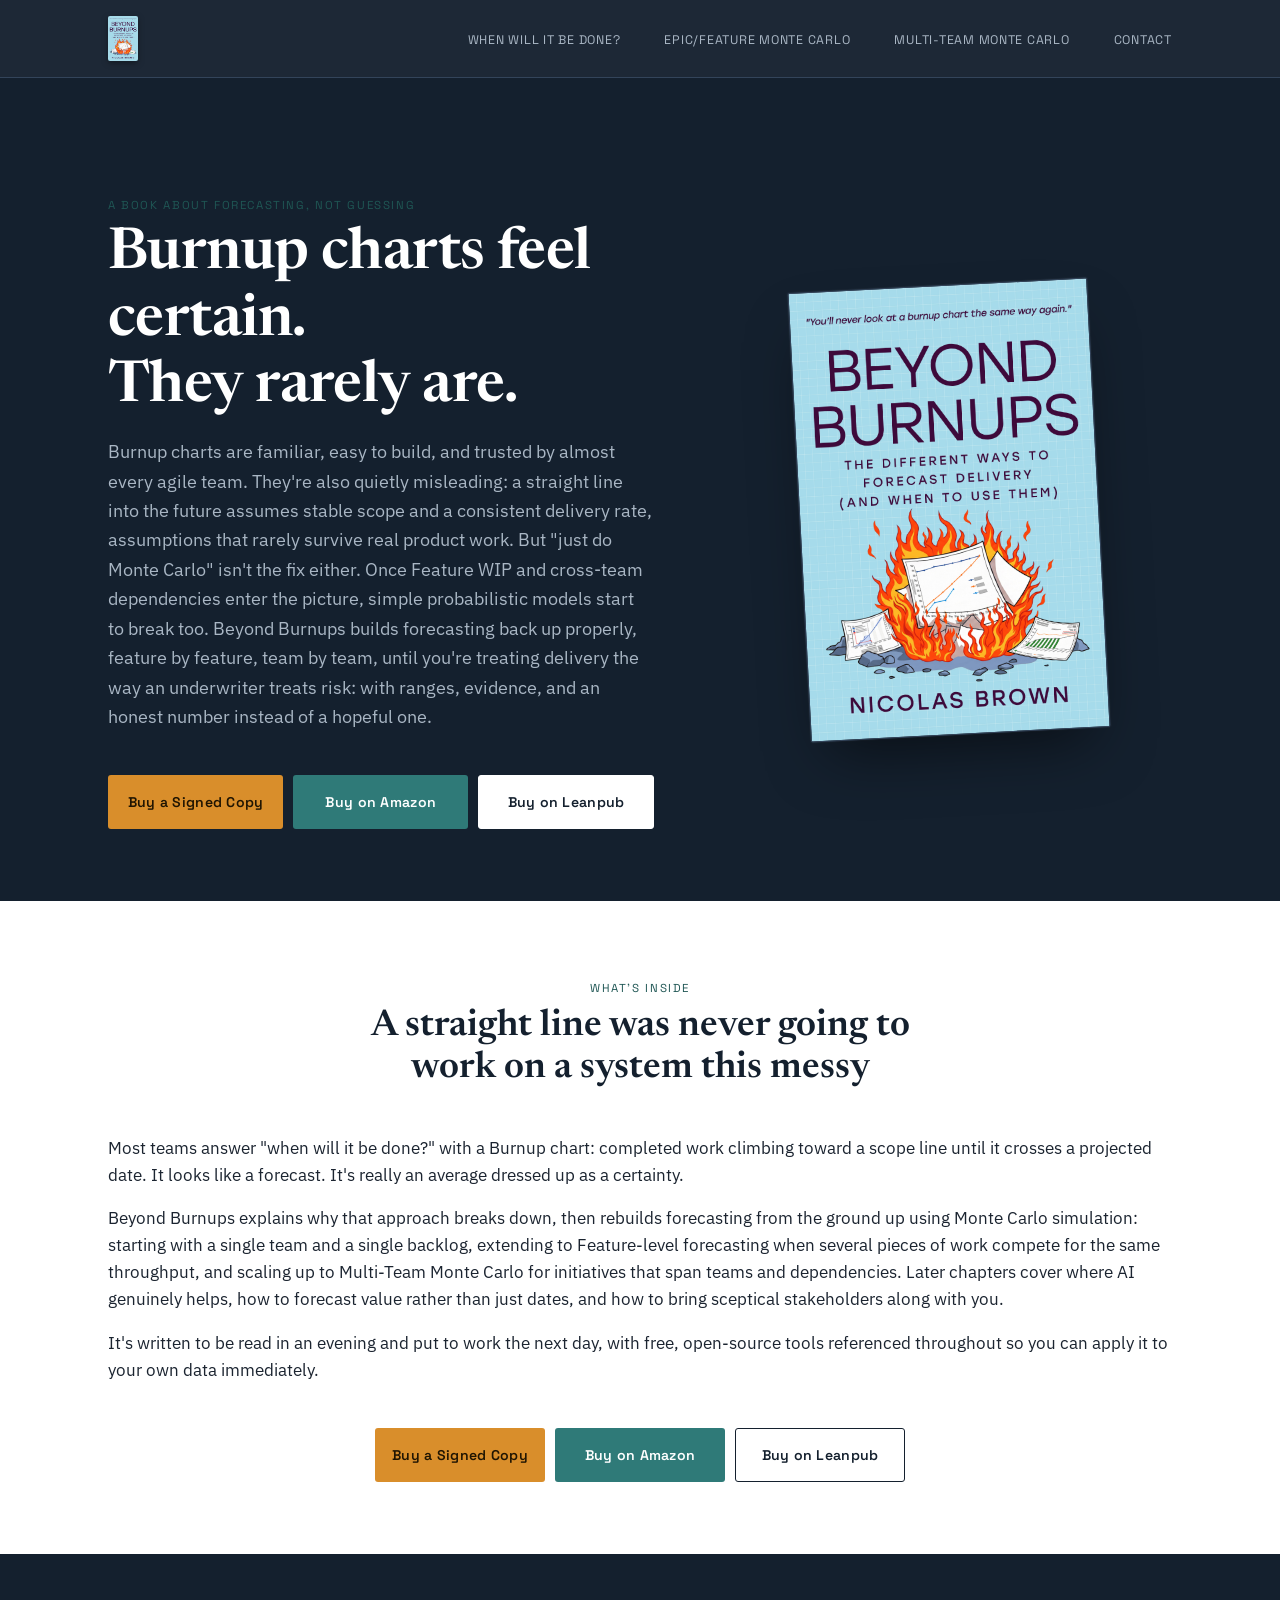
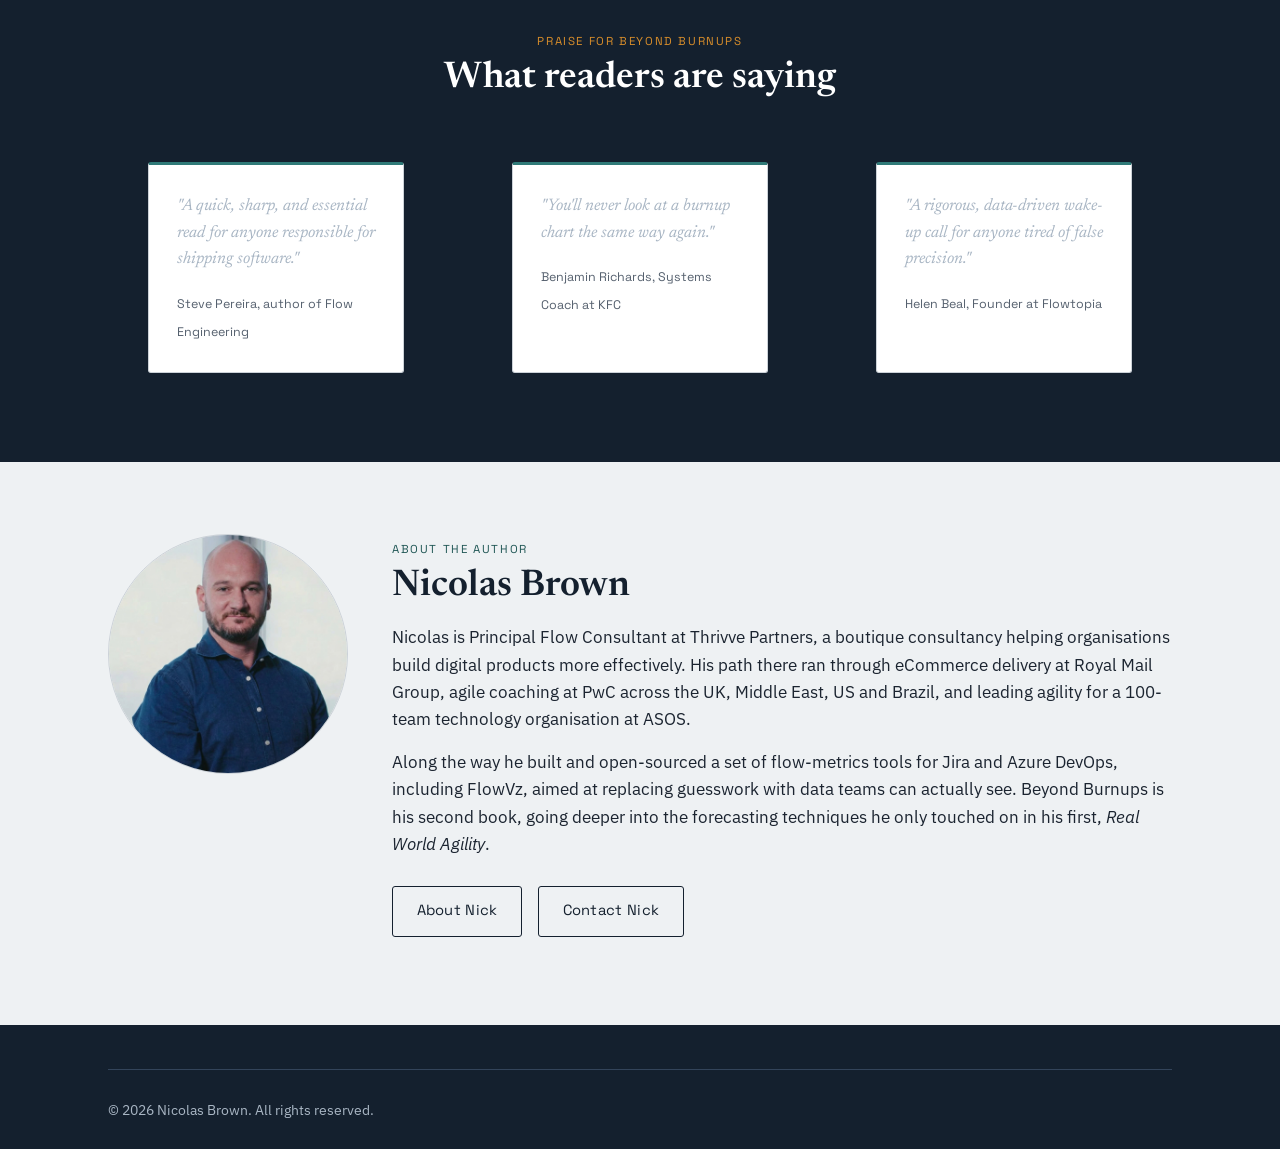
<file: index.html>
<!DOCTYPE html>
<html lang="en">
<head>
<meta charset="UTF-8">
<meta name="viewport" content="width=device-width, initial-scale=1.0">
<title>Beyond Burnups, Nicolas Brown | A better way to forecast delivery</title>
<meta name="description" content="Why Burnup charts mislead, why 'just do Monte Carlo' isn't the fix either, and how to forecast delivery properly across features, teams, and dependencies.">
<link rel="canonical" href="https://beyondburnups.com/">

<!-- Open Graph -->
<meta property="og:type" content="website">
<meta property="og:title" content="Beyond Burnups, A better way to forecast delivery">
<meta property="og:description" content="Why Burnup charts mislead, why 'just do Monte Carlo' isn't the fix either, and how to forecast delivery properly across features, teams, and dependencies.">
<meta property="og:url" content="https://beyondburnups.com/">
<meta property="og:image" content="https://beyondburnups.com/images/og-image.jpg">
<meta property="og:site_name" content="Beyond Burnups">

<!-- Twitter -->
<meta name="twitter:card" content="summary_large_image">
<meta name="twitter:title" content="Beyond Burnups, A better way to forecast delivery">
<meta name="twitter:description" content="Why Burnup charts mislead, and why 'just do Monte Carlo' isn't the fix either.">
<meta name="twitter:image" content="https://beyondburnups.com/images/og-image.jpg">

<link rel="icon" type="image/svg+xml" href="/images/favicon.svg">
<link rel="apple-touch-icon" href="/images/favicon.svg">
<link rel="preconnect" href="https://fonts.googleapis.com">
<link rel="preconnect" href="https://fonts.gstatic.com" crossorigin>
<link href="https://fonts.googleapis.com/css2?family=Newsreader:ital,wght@0,500;0,600;1,500&family=IBM+Plex+Sans:wght@400;500;600&family=Space+Grotesk:wght@400;500;600&display=swap" rel="stylesheet">
<link rel="stylesheet" href="/css/style.css">

<style>
/* Homepage purchase buttons */
.hero-actions {
  display: grid;
  grid-template-columns: repeat(3, minmax(0, 1fr));
  gap: 10px;
  width: 100%;
}

.hero-actions .btn {
  display: flex;
  align-items: center;
  justify-content: center;
  min-height: 54px;
  padding: 12px 8px;
  font-size: 0.88rem;
  font-weight: 600;
  text-align: center;
  white-space: nowrap;
}

.btn-white {
  background: #ffffff;
  color: #14202e;
  border: 1px solid #ffffff;
  font-weight: 600;
}

.btn-white:hover {
  background: #e8edf0;
  color: #14202e;
  border-color: #e8edf0;
}

/* Buttons in the second purchase section */
.purchase-actions {
  display: flex;
  justify-content: center;
  flex-wrap: wrap;
  gap: 10px;
  margin-top: var(--space-4);
}

.purchase-actions .btn {
  display: flex;
  align-items: center;
  justify-content: center;
  min-width: 170px;
  min-height: 54px;
  padding: 12px 16px;
  font-size: 0.88rem;
  font-weight: 600;
  text-align: center;
}

/* Responsive purchase buttons */
@media (max-width: 600px) {
  .hero-actions {
    grid-template-columns: 1fr;
  }

  .hero-actions .btn,
  .purchase-actions .btn {
    width: 100%;
    min-height: 54px;
  }

  .purchase-actions {
    flex-direction: column;
  }
}
</style>
</head>
<body>

<header class="site-header">
  <nav class="nav-bar" aria-label="Primary">
    <a href="/" class="brand" aria-label="Beyond Burnups, home">
      <img src="/images/cover.jpg" alt="" class="brand-cover">
    </a>
    <button class="nav-toggle" aria-label="Toggle navigation" aria-expanded="false">
      <svg viewBox="0 0 24 24" fill="none" stroke="currentColor" stroke-width="2" stroke-linecap="round"><line x1="3" y1="6" x2="21" y2="6"/><line x1="3" y1="12" x2="21" y2="12"/><line x1="3" y1="18" x2="21" y2="18"/></svg>
    </button>
    <ul class="nav-links">
      <li><a href="/when-will-it-be-done.html">When Will It Be Done?</a></li>
      <li><a href="/feature-monte-carlo.html">Epic/Feature Monte Carlo</a></li>
      <li><a href="/multi-team-monte-carlo.html">Multi-team Monte Carlo</a></li>
      <li><a href="/contact.html">Contact</a></li>
    </ul>
  </nav>
</header>

<main>

  <!-- ============ HERO ============ -->
  <section class="hero">
    <div class="container hero-grid">
      <div>
        <p class="eyebrow">A book about forecasting, not guessing</p>
        <h1>Burnup charts feel certain.<br>They rarely are.</h1>
        <p class="lede">Burnup charts are familiar, easy to build, and trusted by almost every agile team. They're also quietly misleading: a straight line into the future assumes stable scope and a consistent delivery rate, assumptions that rarely survive real product work. But "just do Monte Carlo" isn't the fix either. Once Feature WIP and cross-team dependencies enter the picture, simple probabilistic models start to break too. Beyond Burnups builds forecasting back up properly, feature by feature, team by team, until you're treating delivery the way an underwriter treats risk: with ranges, evidence, and an honest number instead of a hopeful one.</p>

        <div class="hero-actions">
          <a href="https://buy.stripe.com/14A8wPcKLcDVboR1ERbo400"
             class="btn btn-primary"
             target="_blank"
             rel="noopener noreferrer">
            Buy a Signed Copy
          </a>
          <a href="https://mybook.to/beyondburnups"
             class="btn btn-teal"
             target="_blank"
             rel="noopener">
            Buy on Amazon
          </a>
          <a href="https://leanpub.com/beyondburnups"
             class="btn btn-white"
             target="_blank"
             rel="noopener">
            Buy on Leanpub
          </a>
        </div>
      </div>

      <div class="hero-cover-wrap">
        <div class="cover-frame">
          <img src="/images/cover.jpg" alt="Beyond Burnups book cover" onerror="this.style.display='none'; this.nextElementSibling.style.display='block';">
          <p class="cover-placeholder" style="display:none;">[REPLACE: /images/cover.jpg]<br>Book cover, 2:3 ratio<br>e.g. 600 × 900px</p>
        </div>
      </div>
    </div>
  </section>

  <!-- ============ BLURB ============ -->
  <section class="section raised">
    <div class="container">
      <div class="section-head">
        <p class="eyebrow">What's inside</p>
        <h2>A straight line was never going to work on a system this messy</h2>
      </div>
      <p>Most teams answer "when will it be done?" with a Burnup chart: completed work climbing toward a scope line until it crosses a projected date. It looks like a forecast. It's really an average dressed up as a certainty.</p>
      <p>Beyond Burnups explains why that approach breaks down, then rebuilds forecasting from the ground up using Monte Carlo simulation: starting with a single team and a single backlog, extending to Feature-level forecasting when several pieces of work compete for the same throughput, and scaling up to Multi-Team Monte Carlo for initiatives that span teams and dependencies. Later chapters cover where AI genuinely helps, how to forecast value rather than just dates, and how to bring sceptical stakeholders along with you.</p>
      <p>It's written to be read in an evening and put to work the next day, with free, open-source tools referenced throughout so you can apply it to your own data immediately.</p>

      <div class="purchase-actions">
        <a href="https://buy.stripe.com/14A8wPcKLcDVboR1ERbo400"
           class="btn btn-primary"
           target="_blank"
           rel="noopener noreferrer">
          Buy a Signed Copy
        </a>
        <a href="https://mybook.to/beyondburnups"
           class="btn btn-teal"
           target="_blank"
           rel="noopener">
          Buy on Amazon
        </a>
        <a href="https://leanpub.com/beyondburnups"
           class="btn btn-outline"
           target="_blank"
           rel="noopener">
          Buy on Leanpub
        </a>
      </div>
    </div>
  </section>

  <!-- ============ PRAISE ============ -->
  <section class="section on-ink">
    <div class="container">
      <div class="section-head">
        <p class="eyebrow" style="color: var(--amber);">Praise for Beyond Burnups</p>
        <h2>What readers are saying</h2>
      </div>
      <div class="quote-grid">
        <blockquote class="quote-card">
          <p>"A quick, sharp, and essential read for anyone responsible for shipping software."</p>
          <cite>Steve Pereira, author of Flow Engineering</cite>
        </blockquote>
        <blockquote class="quote-card">
          <p>"You'll never look at a burnup chart the same way again."</p>
          <cite>Benjamin Richards, Systems Coach at KFC</cite>
        </blockquote>
        <blockquote class="quote-card">
          <p>"A rigorous, data-driven wake-up call for anyone tired of false precision."</p>
          <cite>Helen Beal, Founder at Flowtopia</cite>
        </blockquote>
      </div>
    </div>
  </section>

  <!-- ============ AUTHOR ============ -->
  <section class="section">
    <div class="container">
      <div class="author-grid">
        <div>
          <div class="author-photo-frame">
            <img src="/images/author-photo.jpg" alt="Nicolas Brown, author of Beyond Burnups" onerror="this.style.display='none'; this.nextElementSibling.style.display='flex';">
            <p class="cover-placeholder" style="display:none; align-items:center; justify-content:center; height:100%;">[REPLACE:<br>/images/author-photo.jpg]<br>Square, 500×500px+</p>
          </div>
        </div>
        <div>
          <p class="eyebrow">About the author</p>
          <h2>Nicolas Brown</h2>
          <p>Nicolas is Principal Flow Consultant at Thrivve Partners, a boutique consultancy helping organisations build digital products more effectively. His path there ran through eCommerce delivery at Royal Mail Group, agile coaching at PwC across the UK, Middle East, US and Brazil, and leading agility for a 100-team technology organisation at ASOS.</p>
          <p>Along the way he built and open-sourced a set of flow-metrics tools for Jira and Azure DevOps, including FlowVz, aimed at replacing guesswork with data teams can actually see. Beyond Burnups is his second book, going deeper into the forecasting techniques he only touched on in his first, <em>Real World Agility</em>.</p>
          <p style="margin-top: var(--space-3); display:flex; gap: var(--space-2); flex-wrap: wrap;">
            <a href="https://www.nicolasbrown.co.uk" class="btn btn-outline" target="_blank" rel="noopener">About Nick</a>
            <a href="/contact.html" class="btn btn-outline">Contact Nick</a>
          </p>
        </div>
      </div>
    </div>
  </section>

</main>

<footer class="site-footer">
  <div class="container">
    <div class="footer-grid">
      <div>&copy; <span id="year">2026</span> Nicolas Brown. All rights reserved.</div>
    </div>
  </div>
</footer>

<script src="/js/main.js"></script>
</body>
</html>
</file>
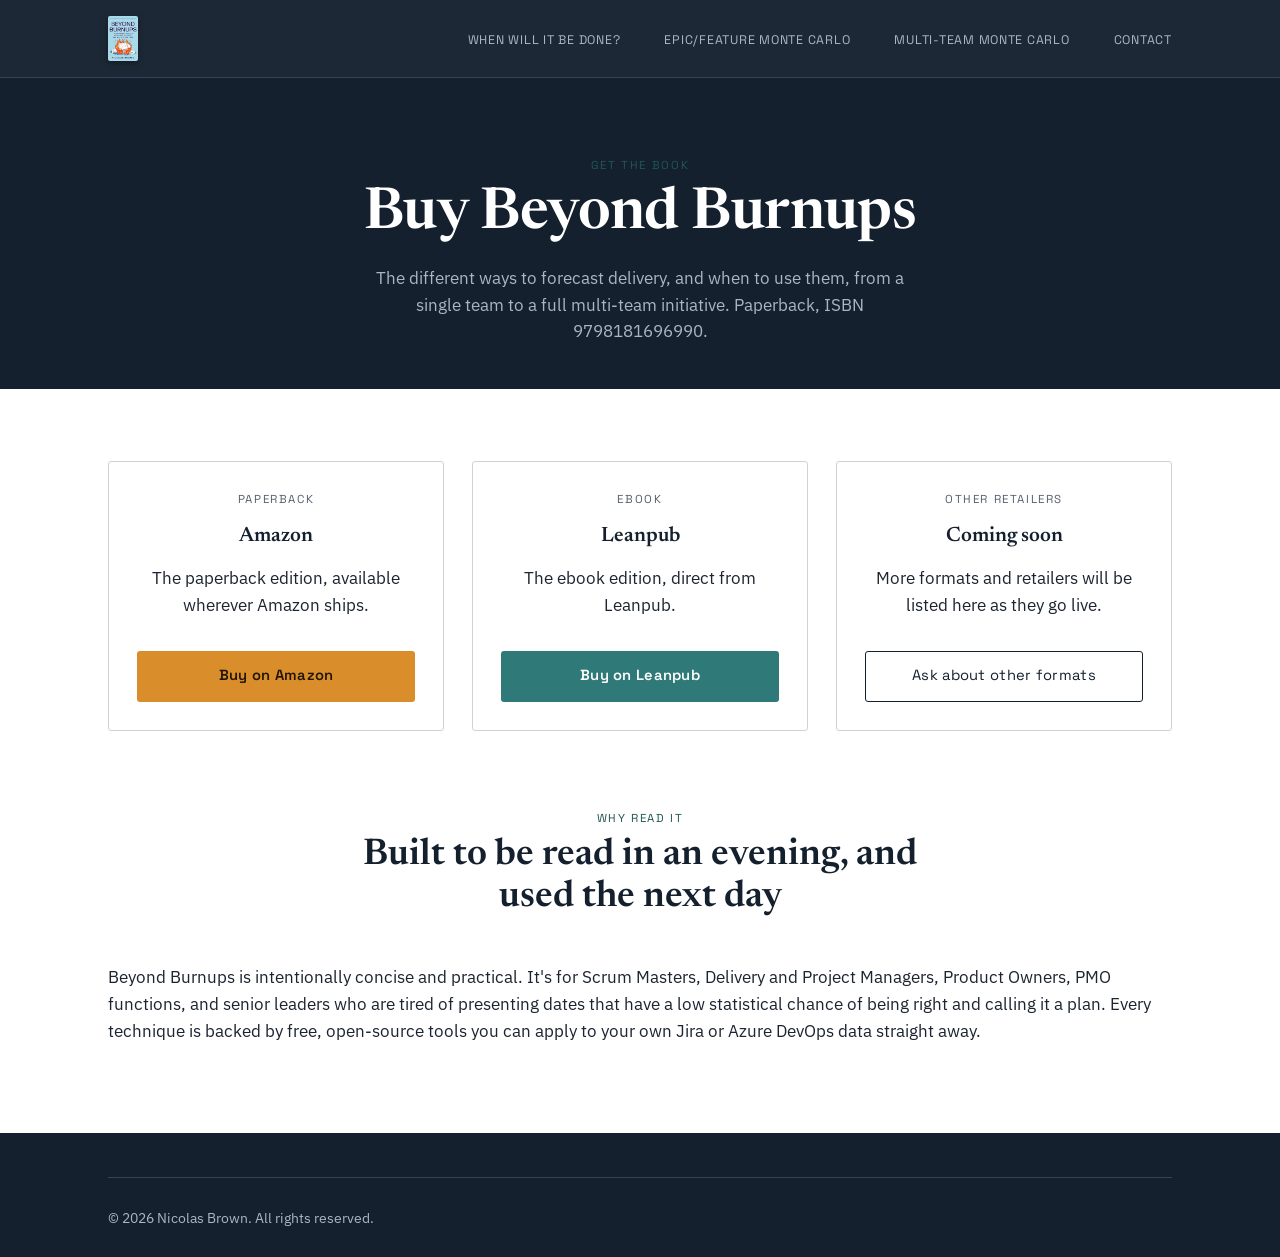
<file: buy.html>
<!DOCTYPE html>
<html lang="en">
<head>
<meta charset="UTF-8">
<meta name="viewport" content="width=device-width, initial-scale=1.0">
<title>Buy the Book | Beyond Burnups</title>
<meta name="description" content="Get Beyond Burnups by Nicolas Brown, a practical guide to Monte Carlo delivery forecasting.">
<link rel="canonical" href="https://beyondburnups.com/buy.html">
<meta property="og:type" content="website">
<meta property="og:title" content="Buy Beyond Burnups">
<meta property="og:description" content="Get Beyond Burnups by Nicolas Brown, a practical guide to Monte Carlo delivery forecasting.">
<meta property="og:url" content="https://beyondburnups.com/buy.html">
<meta property="og:image" content="https://beyondburnups.com/images/og-image.jpg">
<meta name="twitter:card" content="summary_large_image">
<link rel="icon" type="image/svg+xml" href="/images/favicon.svg">
<link rel="preconnect" href="https://fonts.googleapis.com">
<link rel="preconnect" href="https://fonts.gstatic.com" crossorigin>
<link href="https://fonts.googleapis.com/css2?family=Newsreader:ital,wght@0,500;0,600;1,500&family=IBM+Plex+Sans:wght@400;500;600&family=Space+Grotesk:wght@400;500;600&display=swap" rel="stylesheet">
<link rel="stylesheet" href="/css/style.css">
</head>
<body>

<header class="site-header">
  <nav class="nav-bar" aria-label="Primary">
    <a href="/" class="brand" aria-label="Beyond Burnups, home">
      <img src="/images/cover.jpg" alt="" class="brand-cover">
    </a>
    <button class="nav-toggle" aria-label="Toggle navigation" aria-expanded="false">
      <svg viewBox="0 0 24 24" fill="none" stroke="currentColor" stroke-width="2" stroke-linecap="round"><line x1="3" y1="6" x2="21" y2="6"/><line x1="3" y1="12" x2="21" y2="12"/><line x1="3" y1="18" x2="21" y2="18"/></svg>
    </button>
    <ul class="nav-links">      <li><a href="/when-will-it-be-done.html">When Will It Be Done?</a></li>
      <li><a href="/feature-monte-carlo.html">Epic/Feature Monte Carlo</a></li>
      <li><a href="/multi-team-monte-carlo.html">Multi-team Monte Carlo</a></li>
      <li><a href="/contact.html">Contact</a></li>
    </ul>
  </nav>
</header>

<main>
  <section class="chapter-hero">
    <div class="container">
      <p class="eyebrow">Get the book</p>
      <h1>Buy Beyond Burnups</h1>
      <p class="lede">The different ways to forecast delivery, and when to use them, from a single team to a full multi-team initiative. Paperback, ISBN 9798181696990.</p>
    </div>
  </section>

  <section class="section raised">
    <div class="container">
      <div class="retailer-grid">
        <div class="retailer-card">
          <p class="section-label">Paperback</p>
          <h3>Amazon</h3>
          <p>The paperback edition, available wherever Amazon ships.</p>
          <a href="https://mybook.to/beyondburnups" class="btn btn-primary" target="_blank" rel="noopener">Buy on Amazon</a>
        </div>
        <div class="retailer-card">
          <p class="section-label">Ebook</p>
          <h3>Leanpub</h3>
          <p>The ebook edition, direct from Leanpub.</p>
          <a href="https://leanpub.com/beyondburnups" class="btn btn-teal" target="_blank" rel="noopener">Buy on Leanpub</a>
        </div>
        <div class="retailer-card">
          <p class="section-label">Other retailers</p>
          <h3>Coming soon</h3>
          <p>More formats and retailers will be listed here as they go live.</p>
          <!-- REPLACE: duplicate a .retailer-card per additional retailer/format as they become available -->
          <a href="/contact.html" class="btn btn-outline">Ask about other formats</a>
        </div>
      </div>

      <div class="section-head" style="margin-top: var(--space-5);">
        <p class="eyebrow">Why read it</p>
        <h2>Built to be read in an evening, and used the next day</h2>
      </div>
      <p>Beyond Burnups is intentionally concise and practical. It's for Scrum Masters, Delivery and Project Managers, Product Owners, PMO functions, and senior leaders who are tired of presenting dates that have a low statistical chance of being right and calling it a plan. Every technique is backed by free, open-source tools you can apply to your own Jira or Azure DevOps data straight away.</p>
    </div>
  </section>
</main>

<footer class="site-footer">
  <div class="container">
    <div class="footer-grid">
      <div>&copy; <span id="year">2026</span> Nicolas Brown. All rights reserved.</div>
    </div>
  </div>
</footer>

<script src="/js/main.js"></script>
</body>
</html>
</file>
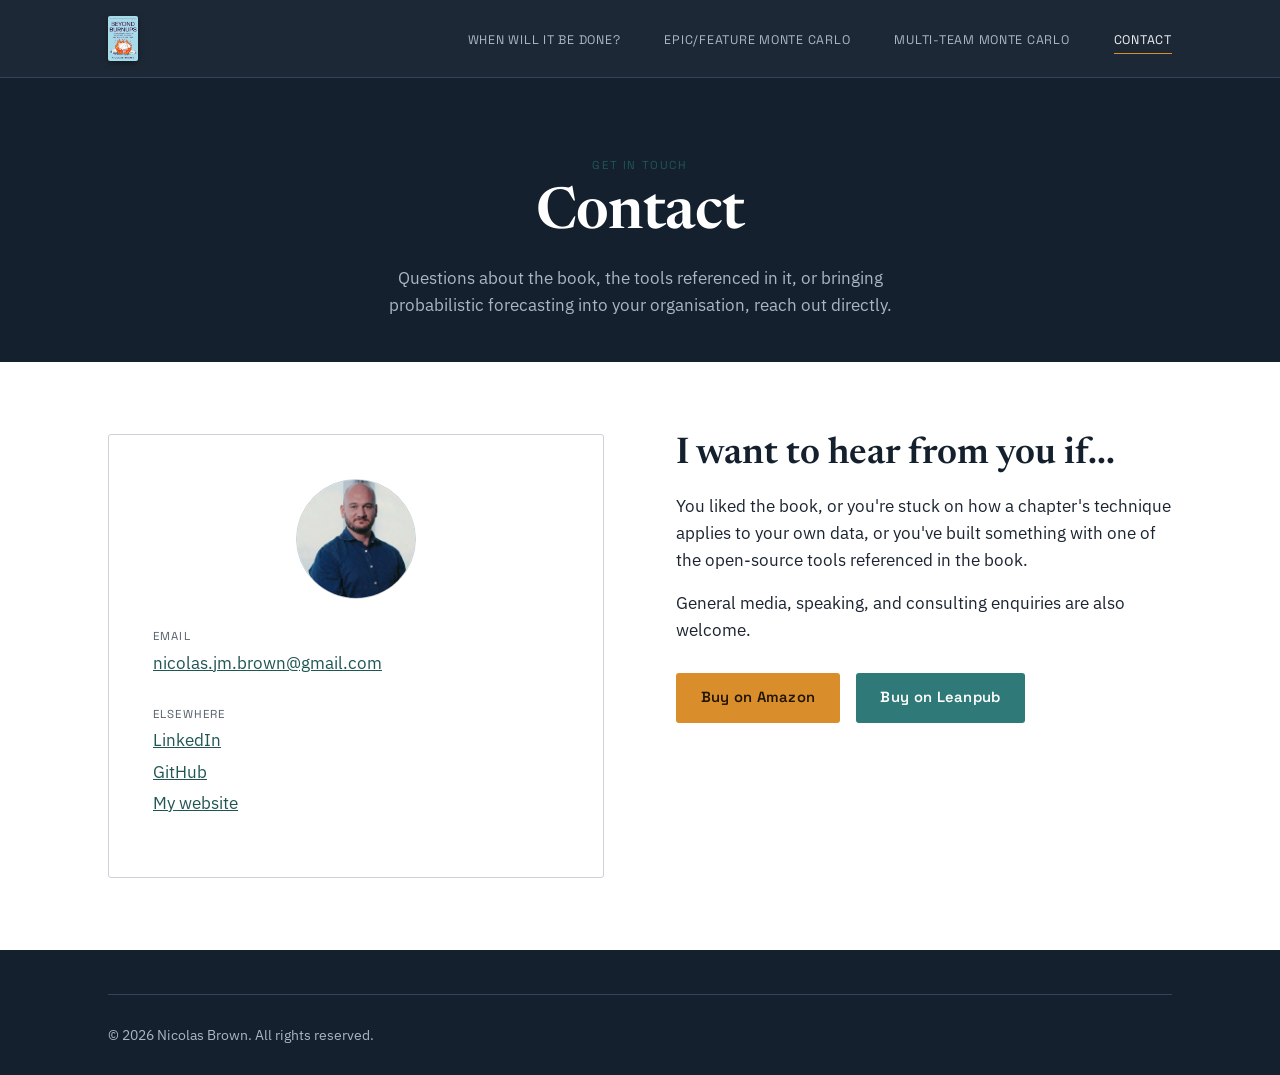
<file: contact.html>
<!DOCTYPE html>
<html lang="en">
<head>
<meta charset="UTF-8">
<meta name="viewport" content="width=device-width, initial-scale=1.0">
<title>Contact | Beyond Burnups</title>
<meta name="description" content="Get in touch with Nicolas Brown, author of Beyond Burnups.">
<link rel="canonical" href="https://beyondburnups.com/contact.html">
<meta property="og:type" content="website">
<meta property="og:title" content="Contact | Beyond Burnups">
<meta property="og:description" content="Get in touch with Nicolas Brown, author of Beyond Burnups.">
<meta property="og:url" content="https://beyondburnups.com/contact.html">
<meta property="og:image" content="https://beyondburnups.com/images/og-image.jpg">
<meta name="twitter:card" content="summary_large_image">
<link rel="icon" type="image/svg+xml" href="/images/favicon.svg">
<link rel="preconnect" href="https://fonts.googleapis.com">
<link rel="preconnect" href="https://fonts.gstatic.com" crossorigin>
<link href="https://fonts.googleapis.com/css2?family=Newsreader:ital,wght@0,500;0,600;1,500&family=IBM+Plex+Sans:wght@400;500;600&family=Space+Grotesk:wght@400;500;600&display=swap" rel="stylesheet">
<link rel="stylesheet" href="/css/style.css">
</head>
<body>

<header class="site-header">
  <nav class="nav-bar" aria-label="Primary">
    <a href="/" class="brand" aria-label="Beyond Burnups, home">
      <img src="/images/cover.jpg" alt="" class="brand-cover">
    </a>
    <button class="nav-toggle" aria-label="Toggle navigation" aria-expanded="false">
      <svg viewBox="0 0 24 24" fill="none" stroke="currentColor" stroke-width="2" stroke-linecap="round"><line x1="3" y1="6" x2="21" y2="6"/><line x1="3" y1="12" x2="21" y2="12"/><line x1="3" y1="18" x2="21" y2="18"/></svg>
    </button>
    <ul class="nav-links">      <li><a href="/when-will-it-be-done.html">When Will It Be Done?</a></li>
      <li><a href="/feature-monte-carlo.html">Epic/Feature Monte Carlo</a></li>
      <li><a href="/multi-team-monte-carlo.html">Multi-team Monte Carlo</a></li>
      <li><a href="/contact.html" aria-current="page">Contact</a></li>
    </ul>
  </nav>
</header>

<main>
  <section class="chapter-hero">
    <div class="container">
      <p class="eyebrow">Get in touch</p>
      <h1>Contact</h1>
      <p class="lede">Questions about the book, the tools referenced in it, or bringing probabilistic forecasting into your organisation, reach out directly.</p>
    </div>
  </section>

  <section class="section raised">
    <div class="container">
      <div class="contact-grid">
        <div class="contact-card">
          <div class="author-photo-frame" style="width:120px; margin: 0 auto var(--space-3);">
            <img src="/images/author-photo.jpg" alt="Nicolas Brown" onerror="this.style.display='none'; this.nextElementSibling.style.display='flex';">
            <p class="cover-placeholder" style="display:none; align-items:center; justify-content:center; height:100%;">[REPLACE:<br>/images/author-photo.jpg]</p>
          </div>
          <dl>
            <dt>Email</dt>
            <dd><a href="mailto:nicolas.jm.brown@gmail.com">nicolas.jm.brown@gmail.com</a></dd>

            <dt>Elsewhere</dt>
            <dd><a href="https://www.linkedin.com/in/nicolasjmbrown/" target="_blank" rel="noopener">LinkedIn</a></dd>
            <dd><a href="https://github.com/nbrown02" target="_blank" rel="noopener">GitHub</a></dd>
            <dd><a href="https://www.nicolasbrown.co.uk" target="_blank" rel="noopener">My website</a></dd>
          </dl>
        </div>
        <div>
          <h2>I want to hear from you if...</h2>
          <p>You liked the book, or you're stuck on how a chapter's technique applies to your own data, or you've built something with one of the open-source tools referenced in the book.</p>
          <p>General media, speaking, and consulting enquiries are also welcome.</p>
          <p style="margin-top: var(--space-3); display:flex; gap: var(--space-2); flex-wrap: wrap;">
            <a href="https://mybook.to/beyondburnups" class="btn btn-primary" target="_blank" rel="noopener">Buy on Amazon</a>
            <a href="https://leanpub.com/beyondburnups" class="btn btn-teal" target="_blank" rel="noopener">Buy on Leanpub</a>
          </p>
        </div>
      </div>
    </div>
  </section>
</main>

<footer class="site-footer">
  <div class="container">
    <div class="footer-grid">
      <div>&copy; <span id="year">2026</span> Nicolas Brown. All rights reserved.</div>
    </div>
  </div>
</footer>

<script src="/js/main.js"></script>
</body>
</html>
</file>
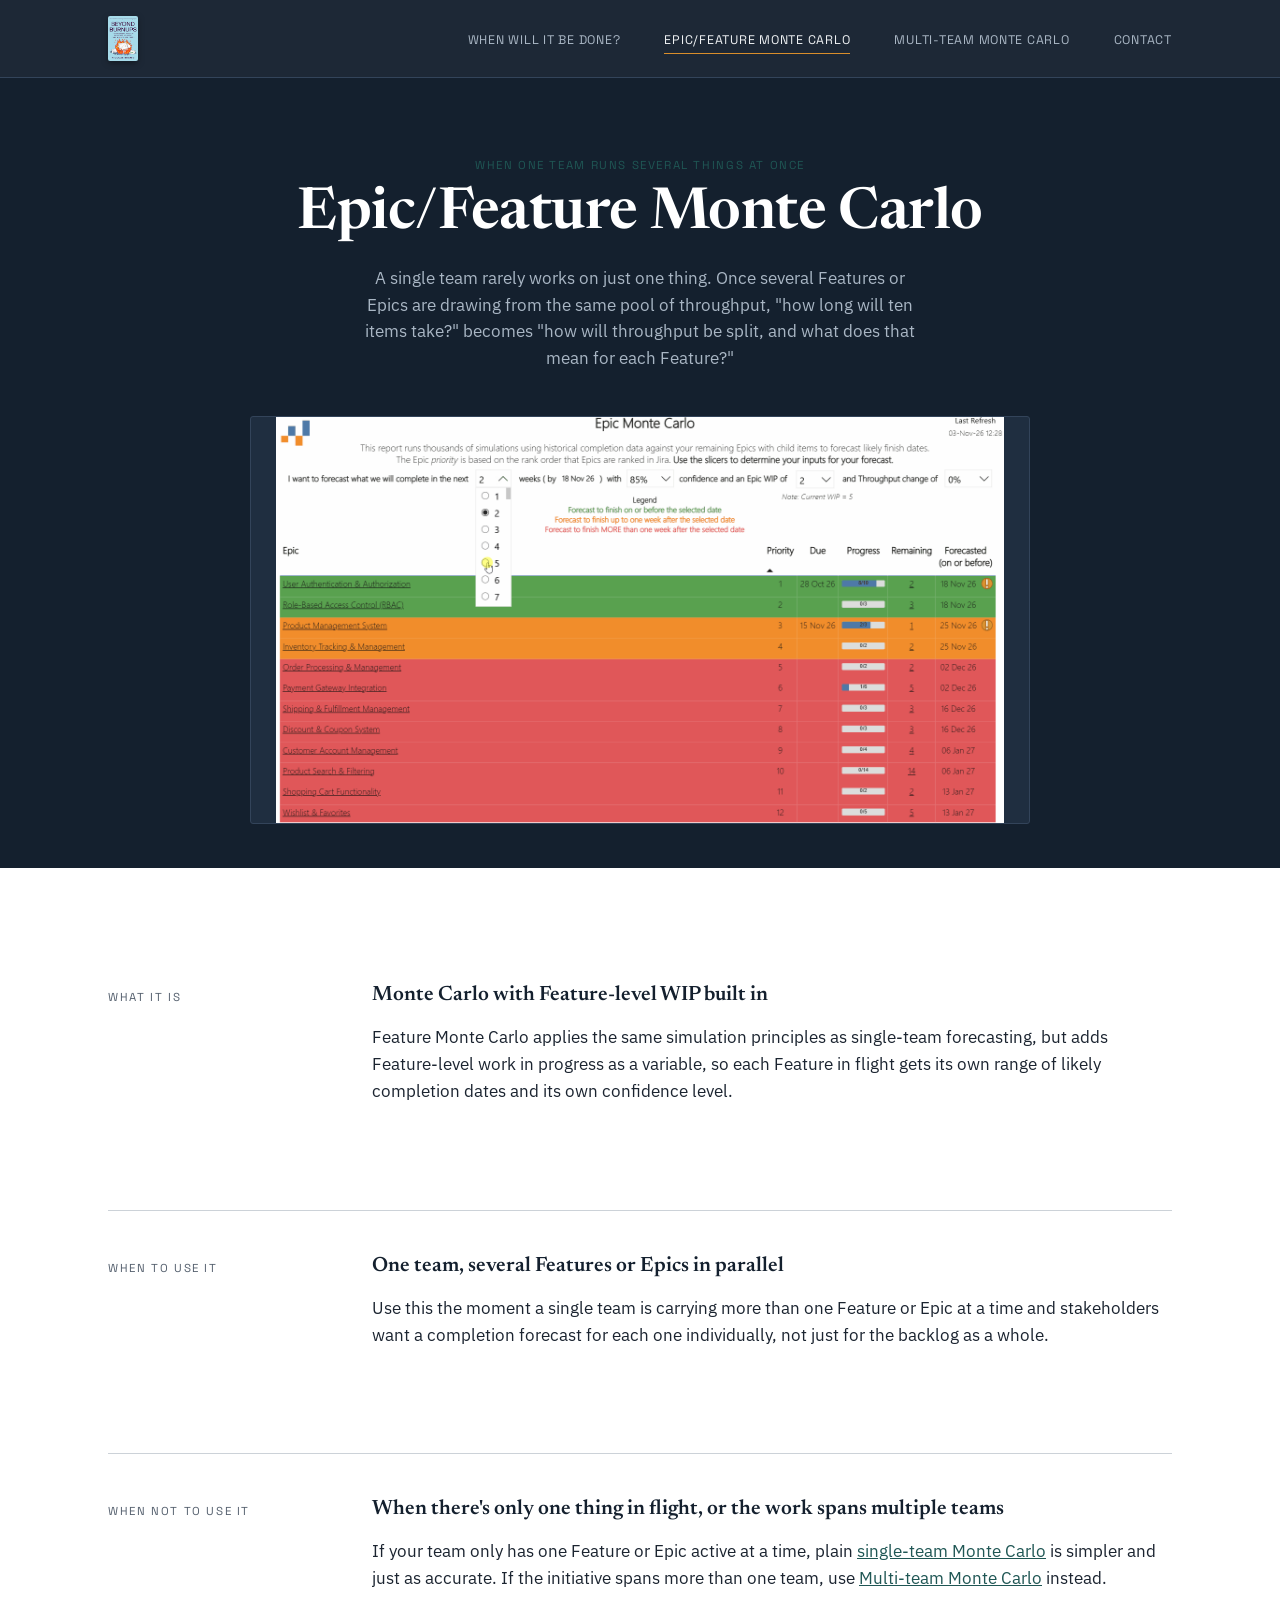
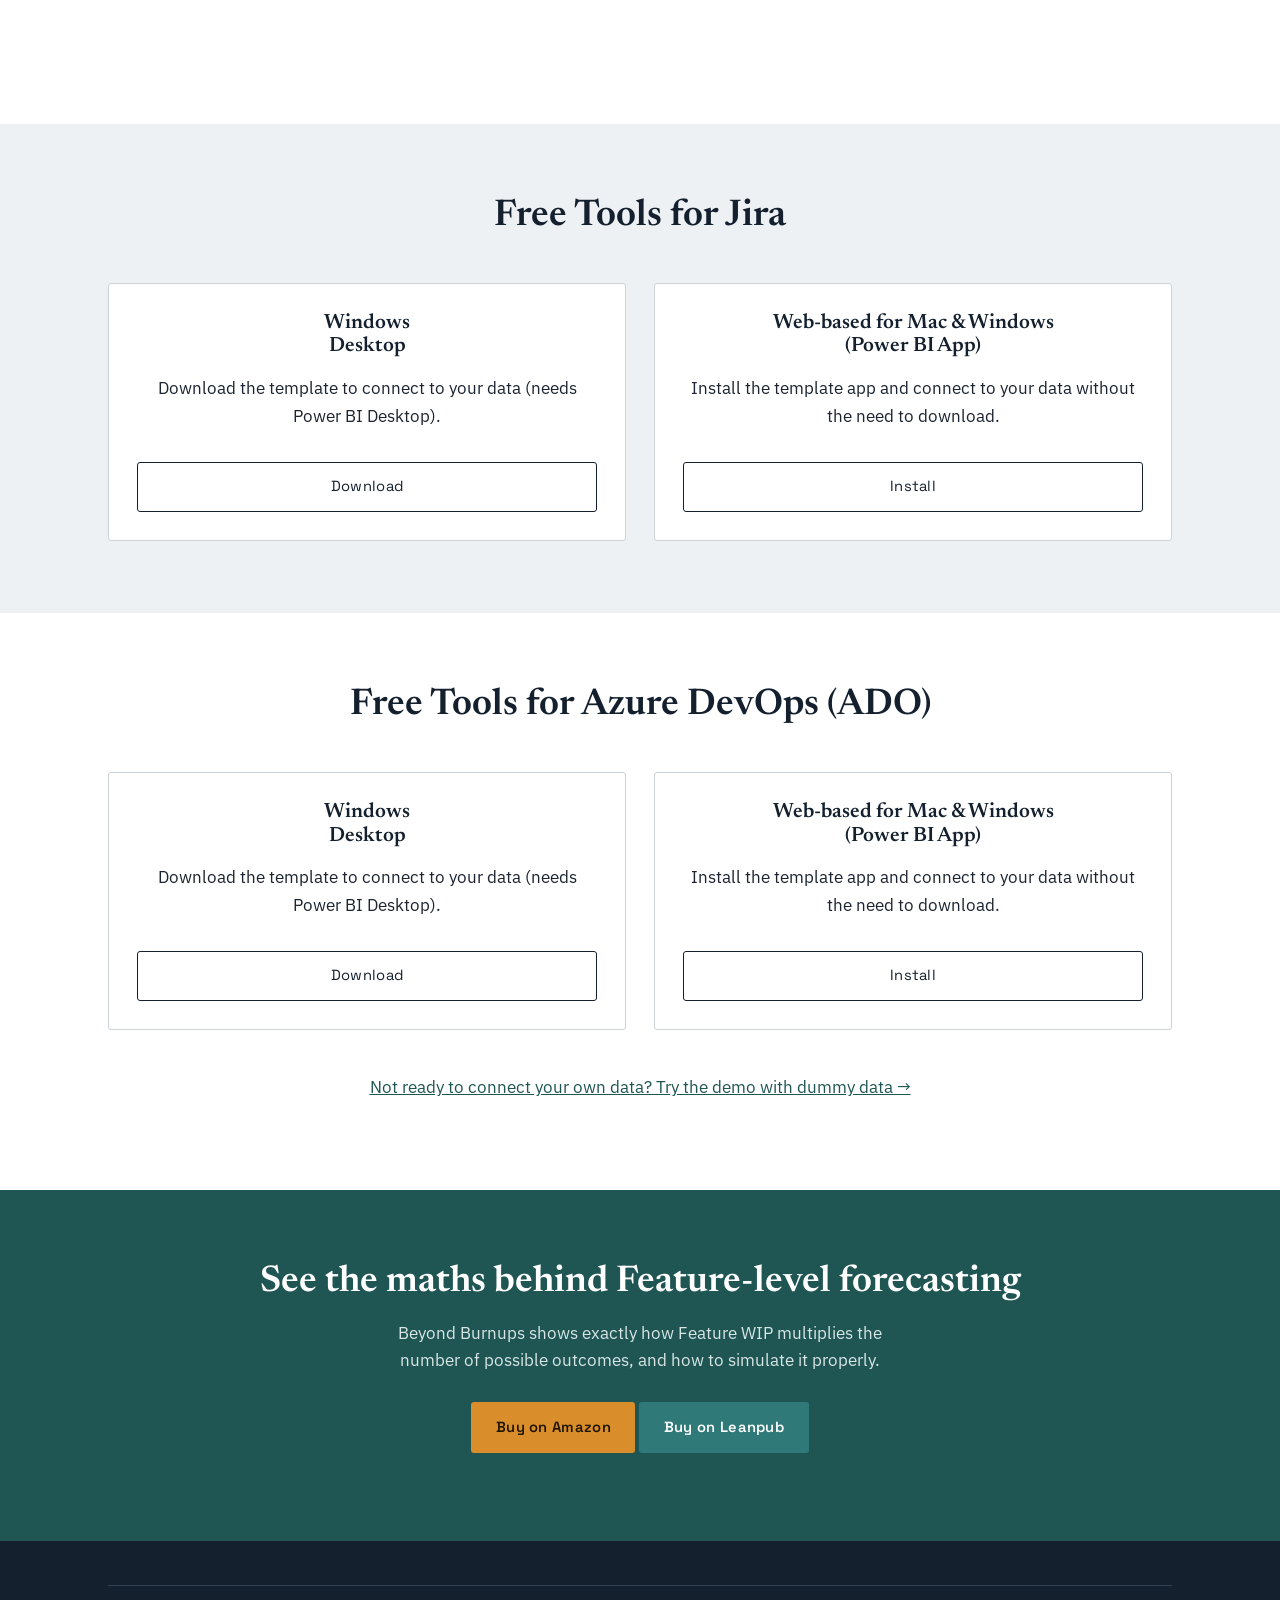
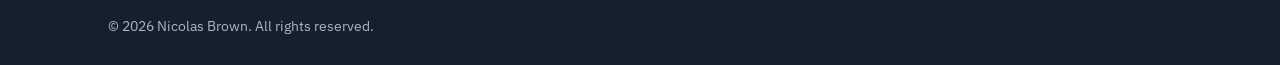
<file: feature-monte-carlo.html>
<!DOCTYPE html>
<html lang="en">
<head>
<meta charset="UTF-8">
<meta name="viewport" content="width=device-width, initial-scale=1.0">
<title>Epic/Feature Monte Carlo | Beyond Burnups</title>
<meta name="description" content="When several Features or Epics compete for the same team's throughput, plain Monte Carlo isn't enough. Here's how Feature-level Monte Carlo handles it.">
<link rel="canonical" href="https://beyondburnups.com/feature-monte-carlo.html">
<meta property="og:type" content="article">
<meta property="og:title" content="Epic/Feature Monte Carlo | Beyond Burnups">
<meta property="og:description" content="How Feature-level Monte Carlo forecasts multiple Features competing for one team's throughput.">
<meta property="og:url" content="https://beyondburnups.com/feature-monte-carlo.html">
<meta property="og:image" content="https://beyondburnups.com/images/og-image.jpg">
<meta name="twitter:card" content="summary_large_image">
<link rel="icon" type="image/svg+xml" href="/images/favicon.svg">
<link rel="preconnect" href="https://fonts.googleapis.com">
<link rel="preconnect" href="https://fonts.gstatic.com" crossorigin>
<link href="https://fonts.googleapis.com/css2?family=Newsreader:ital,wght@0,500;0,600;1,500&family=IBM+Plex+Sans:wght@400;500;600&family=Space+Grotesk:wght@400;500;600&display=swap" rel="stylesheet">
<link rel="stylesheet" href="/css/style.css">
</head>
<body>

<header class="site-header">
  <nav class="nav-bar" aria-label="Primary">
    <a href="/" class="brand" aria-label="Beyond Burnups, home">
      <img src="/images/cover.jpg" alt="" class="brand-cover">
    </a>
    <button class="nav-toggle" aria-label="Toggle navigation" aria-expanded="false">
      <svg viewBox="0 0 24 24" fill="none" stroke="currentColor" stroke-width="2" stroke-linecap="round"><line x1="3" y1="6" x2="21" y2="6"/><line x1="3" y1="12" x2="21" y2="12"/><line x1="3" y1="18" x2="21" y2="18"/></svg>
    </button>
    <ul class="nav-links">      <li><a href="/when-will-it-be-done.html">When Will It Be Done?</a></li>
      <li><a href="/feature-monte-carlo.html" aria-current="page">Epic/Feature Monte Carlo</a></li>
      <li><a href="/multi-team-monte-carlo.html">Multi-team Monte Carlo</a></li>
      <li><a href="/contact.html">Contact</a></li>
    </ul>
  </nav>
</header>

<main>
  <section class="chapter-hero">
    <div class="container">
      <p class="eyebrow">When one team runs several things at once</p>
      <h1>Epic/Feature Monte Carlo</h1>
      <p class="lede">A single team rarely works on just one thing. Once several Features or Epics are drawing from the same pool of throughput, "how long will ten items take?" becomes "how will throughput be split, and what does that mean for each Feature?"</p>

      <div class="chart-frame" style="aspect-ratio: 1403 / 734;">
        <img src="/images/charts/feature-monte-carlo.gif" alt="Animated chart showing forecasted completion ranges for several Epics/Features at once, ranked by priority" onerror="this.style.display='none'; this.nextElementSibling.style.display='flex';">
        <p class="cover-placeholder" style="display:none; align-items:center; justify-content:center; height:100%; padding: 0 2rem; text-align:center;">[REPLACE: /images/charts/feature-monte-carlo.gif]<br>Chart animation</p>
      </div>
    </div>
  </section>

  <section class="section raised">
    <div class="container">
      <div class="topic-sections">

        <div class="topic-block">
          <div><span class="section-label">What it is</span></div>
          <div>
            <h3>Monte Carlo with Feature-level WIP built in</h3>
            <p>Feature Monte Carlo applies the same simulation principles as single-team forecasting, but adds Feature-level work in progress as a variable, so each Feature in flight gets its own range of likely completion dates and its own confidence level.</p>
          </div>
        </div>

        <div class="topic-block">
          <div><span class="section-label">When to use it</span></div>
          <div>
            <h3>One team, several Features or Epics in parallel</h3>
            <p>Use this the moment a single team is carrying more than one Feature or Epic at a time and stakeholders want a completion forecast for each one individually, not just for the backlog as a whole.</p>
          </div>
        </div>

        <div class="topic-block">
          <div><span class="section-label">When not to use it</span></div>
          <div>
            <h3>When there's only one thing in flight, or the work spans multiple teams</h3>
            <p>If your team only has one Feature or Epic active at a time, plain <a href="/when-will-it-be-done.html">single-team Monte Carlo</a> is simpler and just as accurate. If the initiative spans more than one team, use <a href="/multi-team-monte-carlo.html">Multi-team Monte Carlo</a> instead.</p>
          </div>
        </div>

      </div>

    </div>
  </section>

  <!-- ============ TOOLS FOR JIRA ============ -->
  <section class="section">
    <div class="container">
      <div class="section-head">
        <h2>Free Tools for Jira</h2>
      </div>
      <div class="retailer-grid">
        <div class="retailer-card">
          <h3>Windows<br>Desktop</h3>
          <p>Download the template to connect to your data (needs Power BI Desktop).</p>
          <a href="https://thrivve.short.gy/Forecast6" class="btn btn-outline" target="_blank" rel="noopener">Download</a>
        </div>
        <div class="retailer-card">
          <h3>Web-based for Mac &amp; Windows<br>(Power BI App)</h3>
          <p>Install the template app and connect to your data without the need to download.</p>
          <a href="https://thrivve.short.gy/Forecast7" class="btn btn-outline" target="_blank" rel="noopener">Install</a>
        </div>
      </div>
    </div>
  </section>

  <!-- ============ TOOLS FOR AZURE DEVOPS (ADO) ============ -->
  <section class="section raised">
    <div class="container">
      <div class="section-head">
        <h2>Free Tools for Azure DevOps (ADO)</h2>
      </div>
      <div class="retailer-grid">
        <div class="retailer-card">
          <h3>Windows<br>Desktop</h3>
          <p>Download the template to connect to your data (needs Power BI Desktop).</p>
          <a href="https://thrivve.short.gy/Forecast6" class="btn btn-outline" target="_blank" rel="noopener">Download</a>
        </div>
        <div class="retailer-card">
          <h3>Web-based for Mac &amp; Windows<br>(Power BI App)</h3>
          <p>Install the template app and connect to your data without the need to download.</p>
          <a href="https://thrivve.short.gy/Forecast8" class="btn btn-outline" target="_blank" rel="noopener">Install</a>
        </div>
      </div>
      <p style="text-align:center; margin-top: var(--space-4);">
        <a href="https://thrivve.short.gy/Forecast9" target="_blank" rel="noopener">Not ready to connect your own data? Try the demo with dummy data &rarr;</a>
      </p>
    </div>
  </section>

  <section class="cta-band">
    <div class="container">
      <h2>See the maths behind Feature-level forecasting</h2>
      <p>Beyond Burnups shows exactly how Feature WIP multiplies the number of possible outcomes, and how to simulate it properly.</p>
      <p style="margin-top: var(--space-3);">
        <a href="https://mybook.to/beyondburnups" class="btn btn-primary" target="_blank" rel="noopener">Buy on Amazon</a>
        <a href="https://leanpub.com/beyondburnups" class="btn btn-teal" target="_blank" rel="noopener">Buy on Leanpub</a>
      </p>
    </div>
  </section>
</main>

<footer class="site-footer">
  <div class="container">
    <div class="footer-grid">
      <div>&copy; <span id="year">2026</span> Nicolas Brown. All rights reserved.</div>
    </div>
  </div>
</footer>

<script src="/js/main.js"></script>
</body>
</html>
</file>
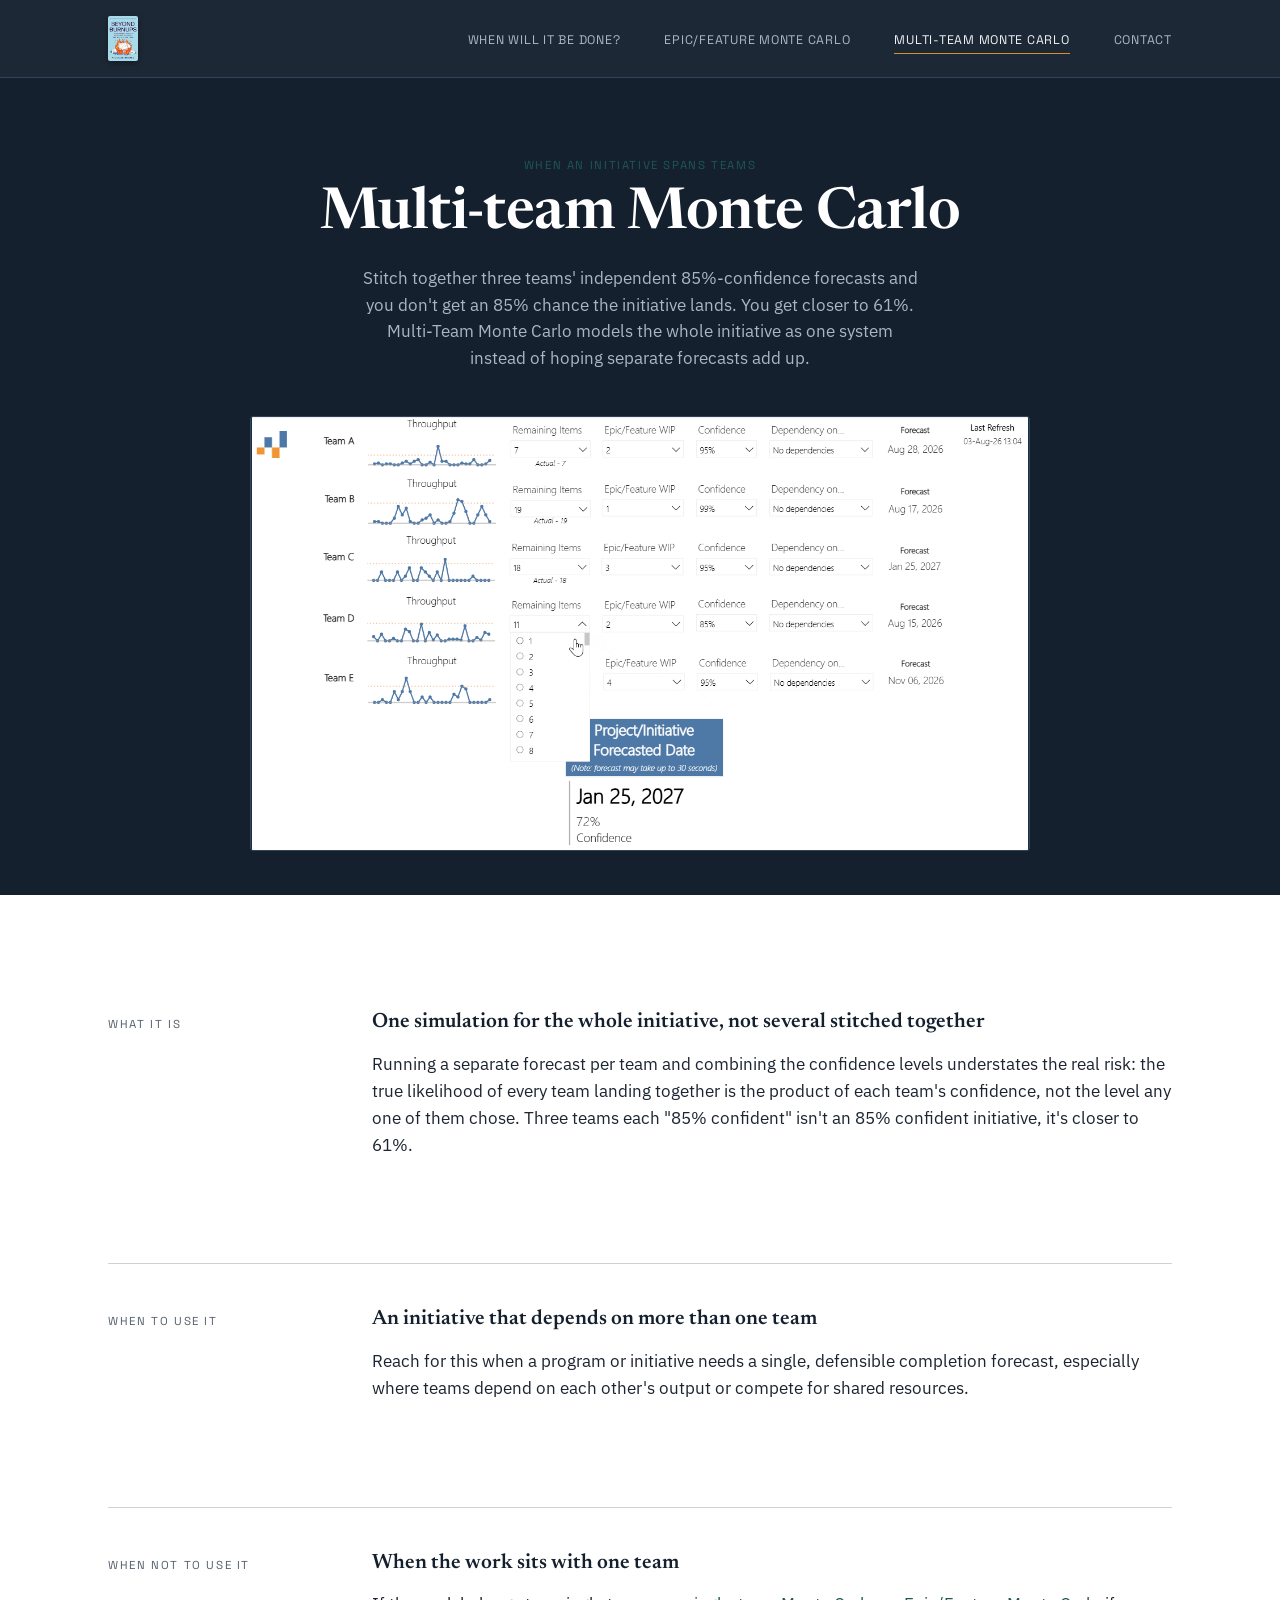
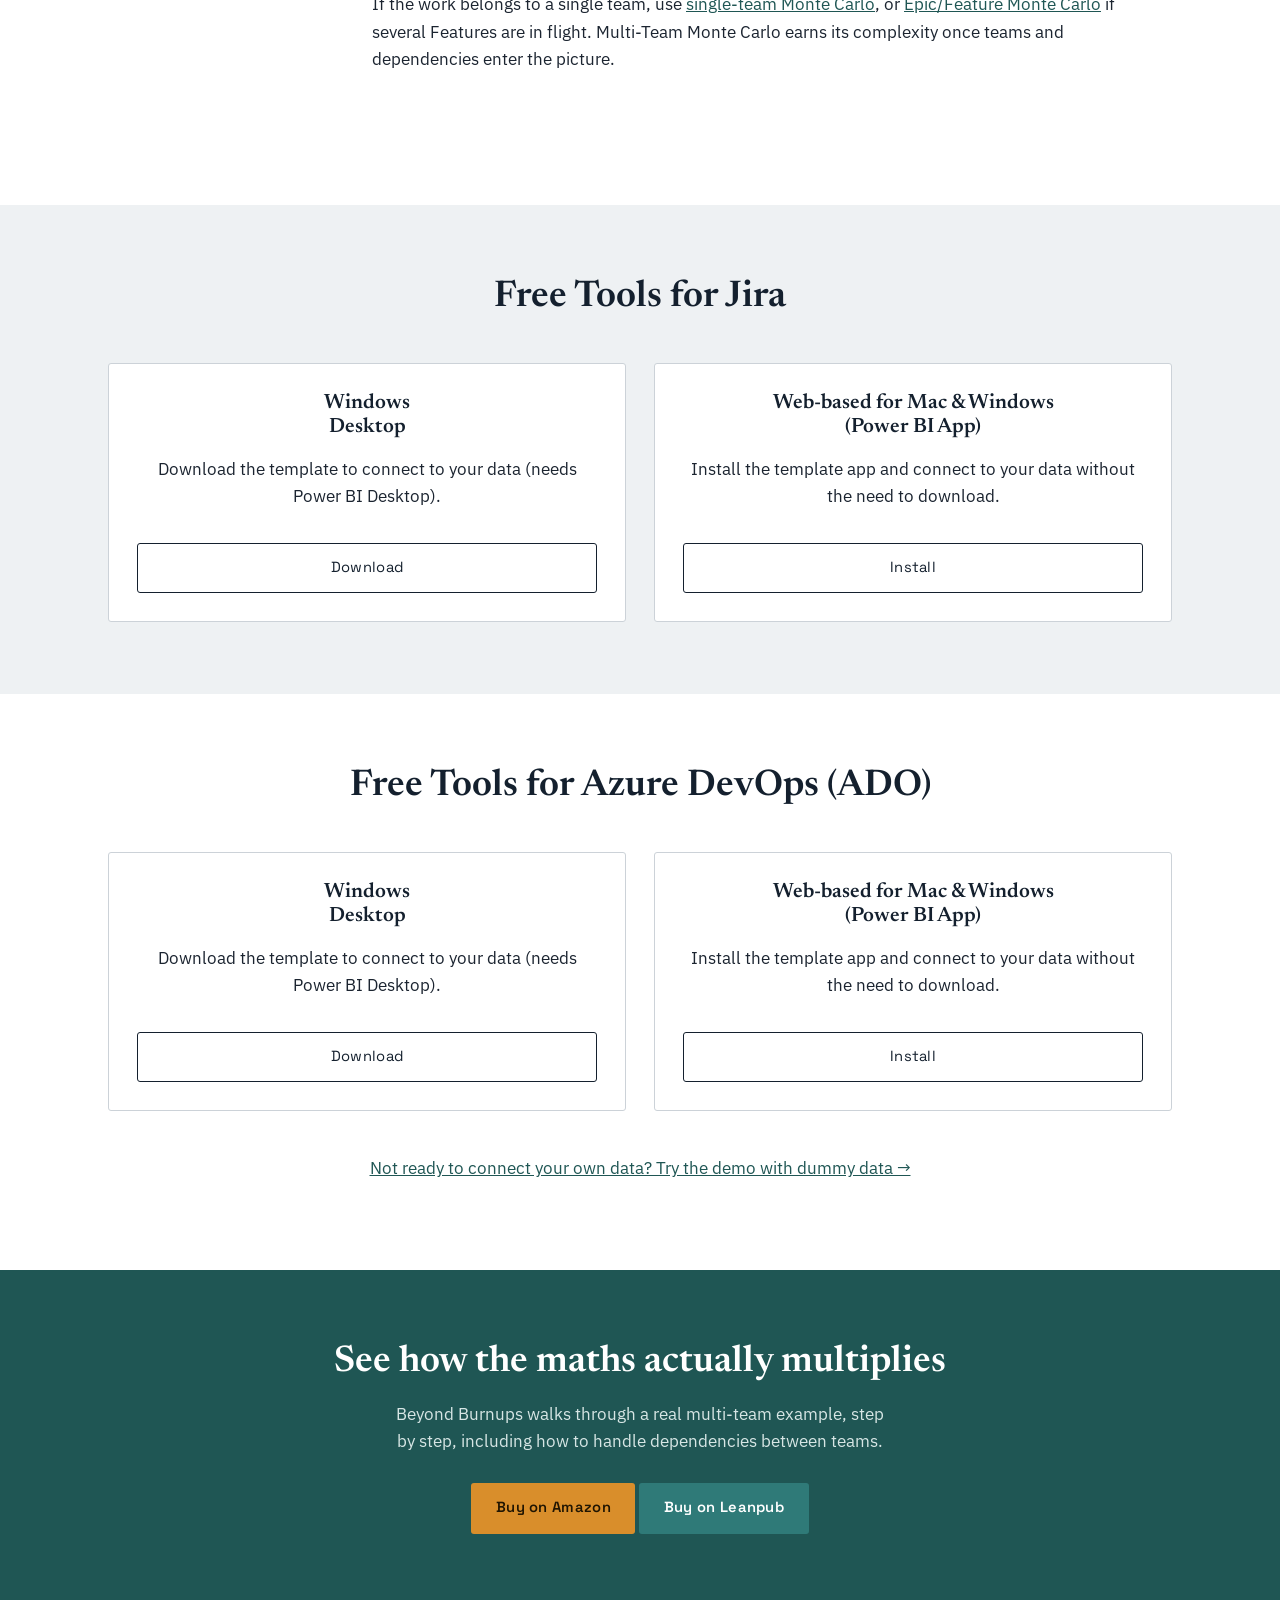
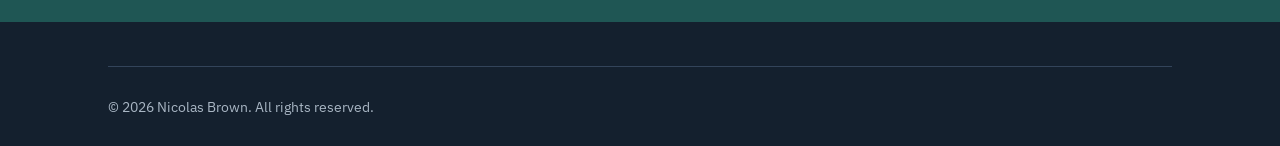
<file: multi-team-monte-carlo.html>
<!DOCTYPE html>
<html lang="en">
<head>
<meta charset="UTF-8">
<meta name="viewport" content="width=device-width, initial-scale=1.0">
<title>Multi-team Monte Carlo | Beyond Burnups</title>
<meta name="description" content="Why multiplying independent per-team confidence levels understates risk, and how Multi-Team Monte Carlo models a multi-team initiative as one combined system.">
<link rel="canonical" href="https://beyondburnups.com/multi-team-monte-carlo.html">
<meta property="og:type" content="article">
<meta property="og:title" content="Multi-team Monte Carlo | Beyond Burnups">
<meta property="og:description" content="How Multi-Team Monte Carlo forecasts an initiative that spans teams and dependencies.">
<meta property="og:url" content="https://beyondburnups.com/multi-team-monte-carlo.html">
<meta property="og:image" content="https://beyondburnups.com/images/og-image.jpg">
<meta name="twitter:card" content="summary_large_image">
<link rel="icon" type="image/svg+xml" href="/images/favicon.svg">
<link rel="preconnect" href="https://fonts.googleapis.com">
<link rel="preconnect" href="https://fonts.gstatic.com" crossorigin>
<link href="https://fonts.googleapis.com/css2?family=Newsreader:ital,wght@0,500;0,600;1,500&family=IBM+Plex+Sans:wght@400;500;600&family=Space+Grotesk:wght@400;500;600&display=swap" rel="stylesheet">
<link rel="stylesheet" href="/css/style.css">
</head>
<body>

<header class="site-header">
  <nav class="nav-bar" aria-label="Primary">
    <a href="/" class="brand" aria-label="Beyond Burnups, home">
      <img src="/images/cover.jpg" alt="" class="brand-cover">
    </a>
    <button class="nav-toggle" aria-label="Toggle navigation" aria-expanded="false">
      <svg viewBox="0 0 24 24" fill="none" stroke="currentColor" stroke-width="2" stroke-linecap="round"><line x1="3" y1="6" x2="21" y2="6"/><line x1="3" y1="12" x2="21" y2="12"/><line x1="3" y1="18" x2="21" y2="18"/></svg>
    </button>
    <ul class="nav-links">      <li><a href="/when-will-it-be-done.html">When Will It Be Done?</a></li>
      <li><a href="/feature-monte-carlo.html">Epic/Feature Monte Carlo</a></li>
      <li><a href="/multi-team-monte-carlo.html" aria-current="page">Multi-team Monte Carlo</a></li>
      <li><a href="/contact.html">Contact</a></li>
    </ul>
  </nav>
</header>

<main>
  <section class="chapter-hero">
    <div class="container">
      <p class="eyebrow">When an initiative spans teams</p>
      <h1>Multi-team Monte Carlo</h1>
      <p class="lede">Stitch together three teams' independent 85%-confidence forecasts and you don't get an 85% chance the initiative lands. You get closer to 61%. Multi-Team Monte Carlo models the whole initiative as one system instead of hoping separate forecasts add up.</p>

      <div class="chart-frame" style="aspect-ratio: 1368 / 762;">
        <img src="/images/charts/multi-team-monte-carlo.gif" alt="Animated chart showing per-team throughput and confidence inputs combining into a single initiative-level forecast" onerror="this.style.display='none'; this.nextElementSibling.style.display='flex';">
        <p class="cover-placeholder" style="display:none; align-items:center; justify-content:center; height:100%; padding: 0 2rem; text-align:center;">[REPLACE: /images/charts/multi-team-monte-carlo.gif]<br>Chart animation</p>
      </div>
    </div>
  </section>

  <section class="section raised">
    <div class="container">
      <div class="topic-sections">

        <div class="topic-block">
          <div><span class="section-label">What it is</span></div>
          <div>
            <h3>One simulation for the whole initiative, not several stitched together</h3>
            <p>Running a separate forecast per team and combining the confidence levels understates the real risk: the true likelihood of every team landing together is the product of each team's confidence, not the level any one of them chose. Three teams each "85% confident" isn't an 85% confident initiative, it's closer to 61%.</p>
          </div>
        </div>

        <div class="topic-block">
          <div><span class="section-label">When to use it</span></div>
          <div>
            <h3>An initiative that depends on more than one team</h3>
            <p>Reach for this when a program or initiative needs a single, defensible completion forecast, especially where teams depend on each other's output or compete for shared resources.</p>
          </div>
        </div>

        <div class="topic-block">
          <div><span class="section-label">When not to use it</span></div>
          <div>
            <h3>When the work sits with one team</h3>
            <p>If the work belongs to a single team, use <a href="/when-will-it-be-done.html">single-team Monte Carlo</a>, or <a href="/feature-monte-carlo.html">Epic/Feature Monte Carlo</a> if several Features are in flight. Multi-Team Monte Carlo earns its complexity once teams and dependencies enter the picture.</p>
          </div>
        </div>

      </div>

    </div>
  </section>

  <!-- ============ TOOLS FOR JIRA ============ -->
  <section class="section">
    <div class="container">
      <div class="section-head">
        <h2>Free Tools for Jira</h2>
      </div>
      <div class="retailer-grid">
        <div class="retailer-card">
          <h3>Windows<br>Desktop</h3>
          <p>Download the template to connect to your data (needs Power BI Desktop).</p>
          <a href="https://thrivve.short.gy/Forecast10" class="btn btn-outline" target="_blank" rel="noopener">Download</a>
        </div>
        <div class="retailer-card">
          <h3>Web-based for Mac &amp; Windows<br>(Power BI App)</h3>
          <p>Install the template app and connect to your data without the need to download.</p>
          <a href="https://thrivve.short.gy/Forecast11" class="btn btn-outline" target="_blank" rel="noopener">Install</a>
        </div>
      </div>
    </div>
  </section>

  <!-- ============ TOOLS FOR AZURE DEVOPS (ADO) ============ -->
  <section class="section raised">
    <div class="container">
      <div class="section-head">
        <h2>Free Tools for Azure DevOps (ADO)</h2>
      </div>
      <div class="retailer-grid">
        <div class="retailer-card">
          <h3>Windows<br>Desktop</h3>
          <p>Download the template to connect to your data (needs Power BI Desktop).</p>
          <a href="https://thrivve.short.gy/Forecast10" class="btn btn-outline" target="_blank" rel="noopener">Download</a>
        </div>
        <div class="retailer-card">
          <h3>Web-based for Mac &amp; Windows<br>(Power BI App)</h3>
          <p>Install the template app and connect to your data without the need to download.</p>
          <a href="https://thrivve.short.gy/Forecast12" class="btn btn-outline" target="_blank" rel="noopener">Install</a>
        </div>
      </div>
      <p style="text-align:center; margin-top: var(--space-4);">
        <a href="https://thrivve.short.gy/Forecast13" target="_blank" rel="noopener">Not ready to connect your own data? Try the demo with dummy data &rarr;</a>
      </p>
    </div>
  </section>

  <section class="cta-band">
    <div class="container">
      <h2>See how the maths actually multiplies</h2>
      <p>Beyond Burnups walks through a real multi-team example, step by step, including how to handle dependencies between teams.</p>
      <p style="margin-top: var(--space-3);">
        <a href="https://mybook.to/beyondburnups" class="btn btn-primary" target="_blank" rel="noopener">Buy on Amazon</a>
        <a href="https://leanpub.com/beyondburnups" class="btn btn-teal" target="_blank" rel="noopener">Buy on Leanpub</a>
      </p>
    </div>
  </section>
</main>

<footer class="site-footer">
  <div class="container">
    <div class="footer-grid">
      <div>&copy; <span id="year">2026</span> Nicolas Brown. All rights reserved.</div>
    </div>
  </div>
</footer>

<script src="/js/main.js"></script>
</body>
</html>
</file>
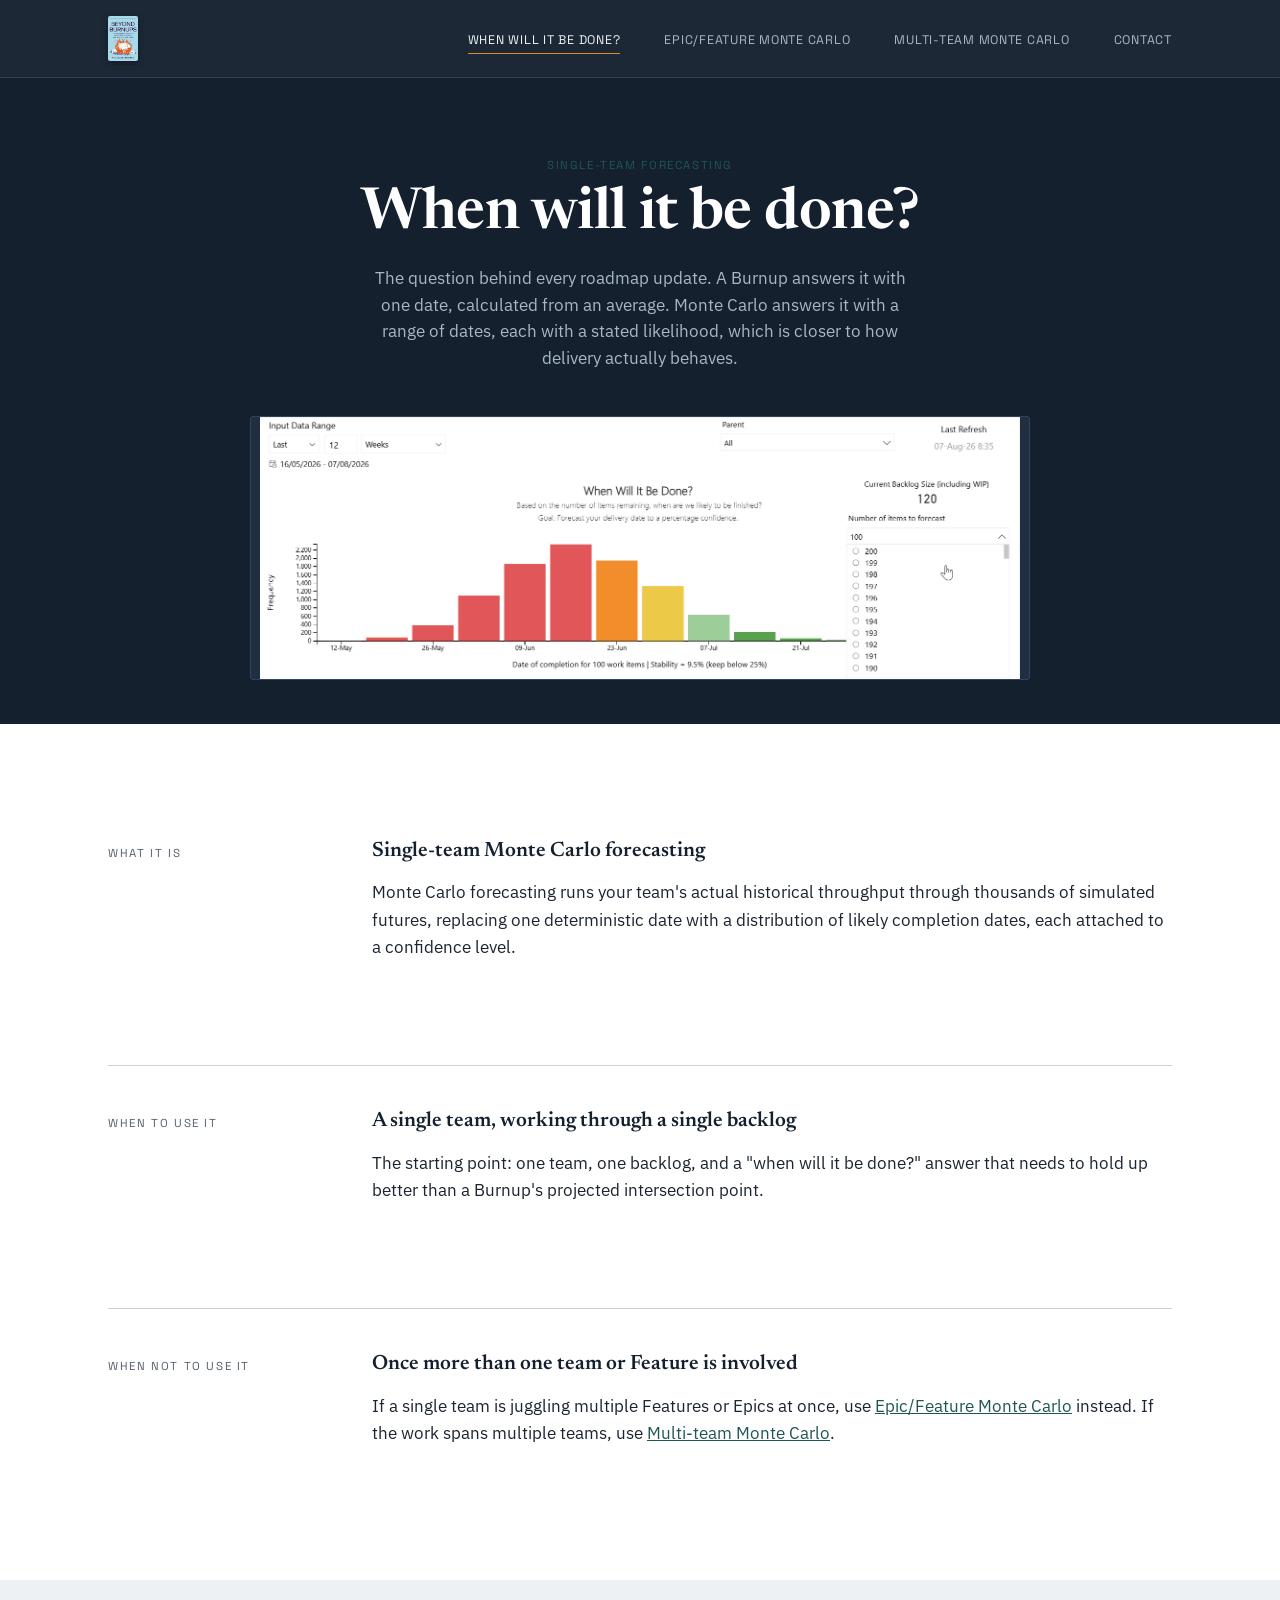
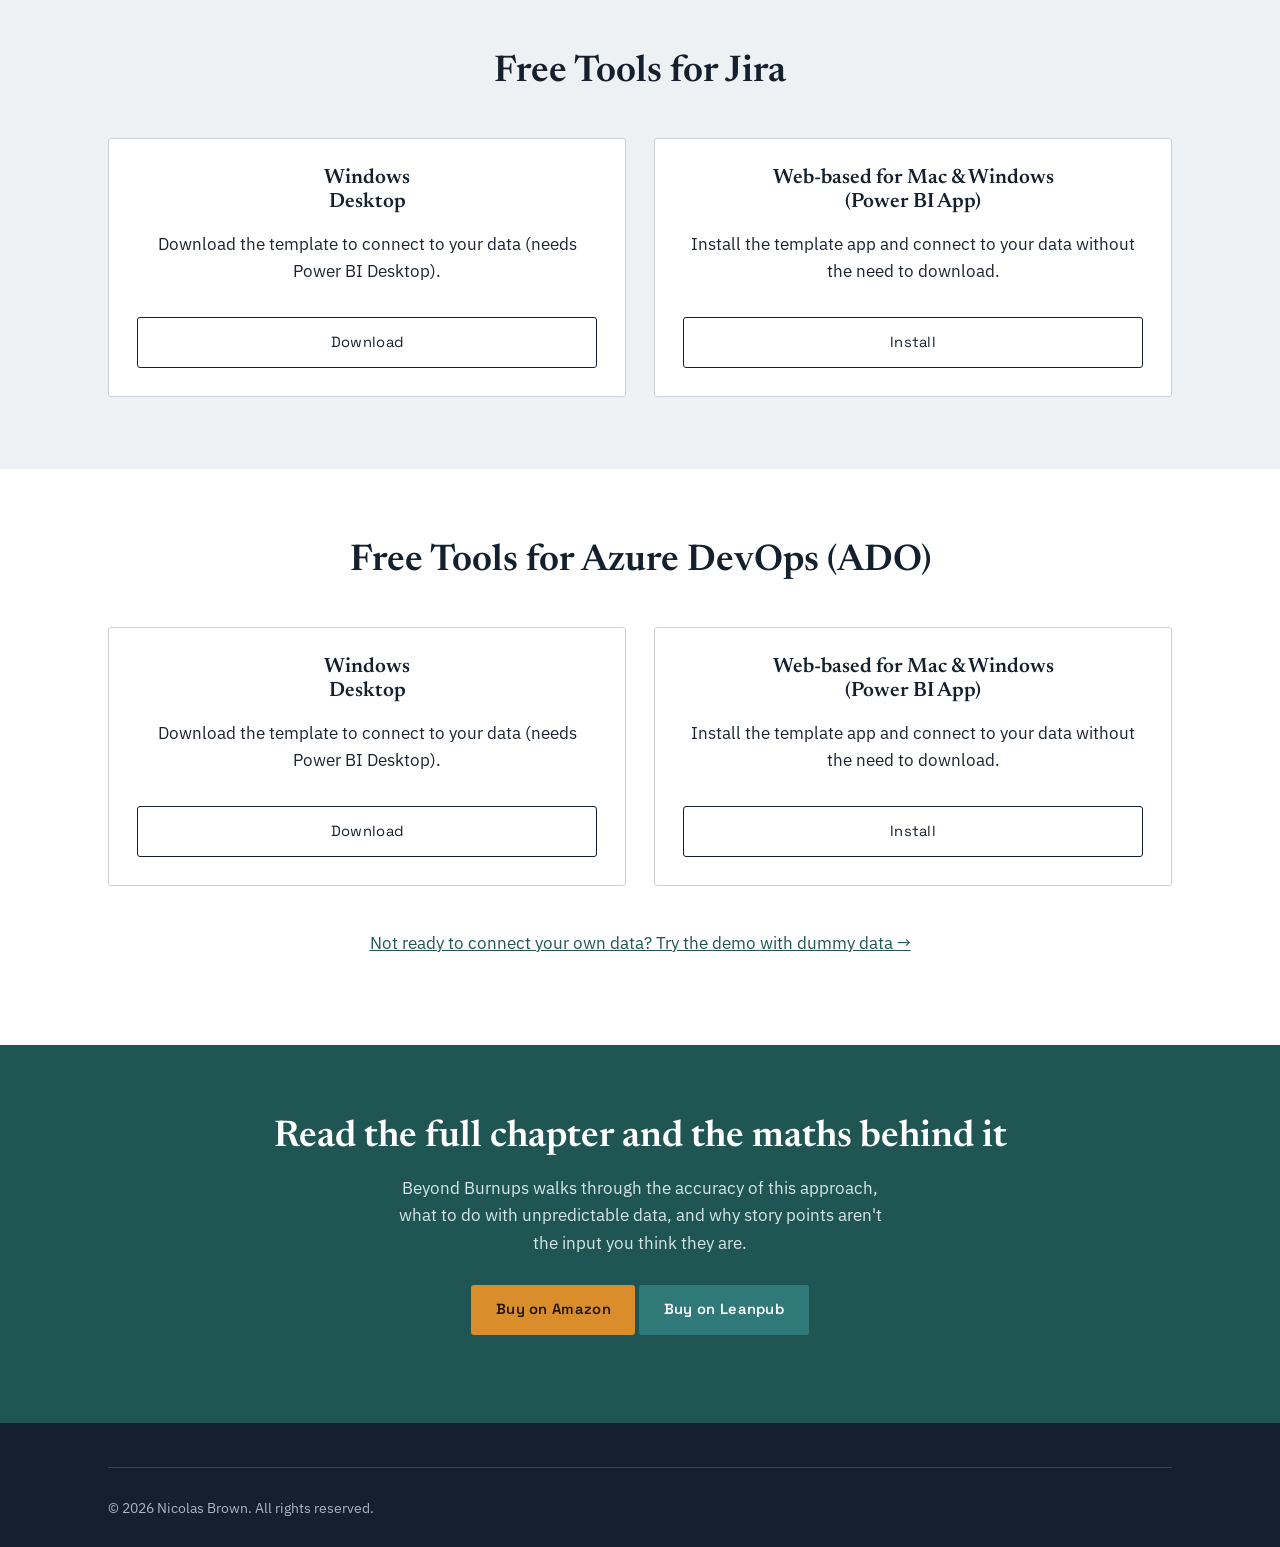
<file: when-will-it-be-done.html>
<!DOCTYPE html>
<html lang="en">
<head>
<meta charset="UTF-8">
<meta name="viewport" content="width=device-width, initial-scale=1.0">
<title>When Will It Be Done? | Beyond Burnups</title>
<meta name="description" content="Single-team Monte Carlo forecasting: how it replaces the false certainty of a Burnup chart with an honest range of completion dates.">
<link rel="canonical" href="https://beyondburnups.com/when-will-it-be-done.html">
<meta property="og:type" content="article">
<meta property="og:title" content="When Will It Be Done? | Beyond Burnups">
<meta property="og:description" content="How single-team Monte Carlo forecasting replaces the false certainty of a Burnup chart.">
<meta property="og:url" content="https://beyondburnups.com/when-will-it-be-done.html">
<meta property="og:image" content="https://beyondburnups.com/images/og-image.jpg">
<meta name="twitter:card" content="summary_large_image">
<link rel="icon" type="image/svg+xml" href="/images/favicon.svg">
<link rel="preconnect" href="https://fonts.googleapis.com">
<link rel="preconnect" href="https://fonts.gstatic.com" crossorigin>
<link href="https://fonts.googleapis.com/css2?family=Newsreader:ital,wght@0,500;0,600;1,500&family=IBM+Plex+Sans:wght@400;500;600&family=Space+Grotesk:wght@400;500;600&display=swap" rel="stylesheet">
<link rel="stylesheet" href="/css/style.css">
</head>
<body>

<header class="site-header">
  <nav class="nav-bar" aria-label="Primary">
    <a href="/" class="brand" aria-label="Beyond Burnups, home">
      <img src="/images/cover.jpg" alt="" class="brand-cover">
    </a>
    <button class="nav-toggle" aria-label="Toggle navigation" aria-expanded="false">
      <svg viewBox="0 0 24 24" fill="none" stroke="currentColor" stroke-width="2" stroke-linecap="round"><line x1="3" y1="6" x2="21" y2="6"/><line x1="3" y1="12" x2="21" y2="12"/><line x1="3" y1="18" x2="21" y2="18"/></svg>
    </button>
    <ul class="nav-links">      <li><a href="/when-will-it-be-done.html" aria-current="page">When Will It Be Done?</a></li>
      <li><a href="/feature-monte-carlo.html">Epic/Feature Monte Carlo</a></li>
      <li><a href="/multi-team-monte-carlo.html">Multi-team Monte Carlo</a></li>
      <li><a href="/contact.html">Contact</a></li>
    </ul>
  </nav>
</header>

<main>
  <section class="chapter-hero">
    <div class="container">
      <p class="eyebrow">Single-team forecasting</p>
      <h1>When will it be done?</h1>
      <p class="lede">The question behind every roadmap update. A Burnup answers it with one date, calculated from an average. Monte Carlo answers it with a range of dates, each with a stated likelihood, which is closer to how delivery actually behaves.</p>

      <div class="chart-frame" style="aspect-ratio: 1386 / 468;">
        <img src="/images/charts/when-will-it-be-done.gif" alt="Animated Monte Carlo simulation building a histogram of possible completion dates, with a confidence-level breakdown" onerror="this.style.display='none'; this.nextElementSibling.style.display='flex';">
        <p class="cover-placeholder" style="display:none; align-items:center; justify-content:center; height:100%; padding: 0 2rem; text-align:center;">[REPLACE: /images/charts/when-will-it-be-done.gif]<br>Chart animation</p>
      </div>
    </div>
  </section>

  <section class="section raised">
    <div class="container">
      <div class="topic-sections">

        <div class="topic-block">
          <div><span class="section-label">What it is</span></div>
          <div>
            <h3>Single-team Monte Carlo forecasting</h3>
            <p>Monte Carlo forecasting runs your team's actual historical throughput through thousands of simulated futures, replacing one deterministic date with a distribution of likely completion dates, each attached to a confidence level.</p>
          </div>
        </div>

        <div class="topic-block">
          <div><span class="section-label">When to use it</span></div>
          <div>
            <h3>A single team, working through a single backlog</h3>
            <p>The starting point: one team, one backlog, and a "when will it be done?" answer that needs to hold up better than a Burnup's projected intersection point.</p>
          </div>
        </div>

        <div class="topic-block">
          <div><span class="section-label">When not to use it</span></div>
          <div>
            <h3>Once more than one team or Feature is involved</h3>
            <p>If a single team is juggling multiple Features or Epics at once, use <a href="/feature-monte-carlo.html">Epic/Feature Monte Carlo</a> instead. If the work spans multiple teams, use <a href="/multi-team-monte-carlo.html">Multi-team Monte Carlo</a>.</p>
          </div>
        </div>

      </div>

    </div>
  </section>

  <!-- ============ TOOLS FOR JIRA ============ -->
  <section class="section">
    <div class="container">
      <div class="section-head">
        <h2>Free Tools for Jira</h2>
      </div>
      <div class="retailer-grid">
        <div class="retailer-card">
          <h3>Windows<br>Desktop</h3>
          <p>Download the template to connect to your data (needs Power BI Desktop).</p>
          <a href="https://thrivve.short.gy/Forecast1" class="btn btn-outline" target="_blank" rel="noopener">Download</a>
        </div>
        <div class="retailer-card">
          <h3>Web-based for Mac &amp; Windows<br>(Power BI App)</h3>
          <p>Install the template app and connect to your data without the need to download.</p>
          <a href="https://thrivve.short.gy/Forecast3" class="btn btn-outline" target="_blank" rel="noopener">Install</a>
        </div>
      </div>
    </div>
  </section>

  <!-- ============ TOOLS FOR AZURE DEVOPS (ADO) ============ -->
  <section class="section raised">
    <div class="container">
      <div class="section-head">
        <h2>Free Tools for Azure DevOps (ADO)</h2>
      </div>
      <div class="retailer-grid">
        <div class="retailer-card">
          <h3>Windows<br>Desktop</h3>
          <p>Download the template to connect to your data (needs Power BI Desktop).</p>
          <a href="https://thrivve.short.gy/Forecast2" class="btn btn-outline" target="_blank" rel="noopener">Download</a>
        </div>
        <div class="retailer-card">
          <h3>Web-based for Mac &amp; Windows<br>(Power BI App)</h3>
          <p>Install the template app and connect to your data without the need to download.</p>
          <a href="https://thrivve.short.gy/Forecast4" class="btn btn-outline" target="_blank" rel="noopener">Install</a>
        </div>
      </div>
      <p style="text-align:center; margin-top: var(--space-4);">
        <a href="https://thrivve.short.gy/Forecast5" target="_blank" rel="noopener">Not ready to connect your own data? Try the demo with dummy data &rarr;</a>
      </p>
    </div>
  </section>

  <section class="cta-band">
    <div class="container">
      <h2>Read the full chapter and the maths behind it</h2>
      <p>Beyond Burnups walks through the accuracy of this approach, what to do with unpredictable data, and why story points aren't the input you think they are.</p>
      <p style="margin-top: var(--space-3);">
        <a href="https://mybook.to/beyondburnups" class="btn btn-primary" target="_blank" rel="noopener">Buy on Amazon</a>
        <a href="https://leanpub.com/beyondburnups" class="btn btn-teal" target="_blank" rel="noopener">Buy on Leanpub</a>
      </p>
    </div>
  </section>
</main>

<footer class="site-footer">
  <div class="container">
    <div class="footer-grid">
      <div>&copy; <span id="year">2026</span> Nicolas Brown. All rights reserved.</div>
    </div>
  </div>
</footer>

<script src="/js/main.js"></script>
</body>
</html>
</file>
<file: css/style.css>
/* ==========================================================================
   Beyond Burnups: stylesheet
   Design language: "the confidence curve", a probability distribution
   motif that recurs as hero background, section divider, and mark, to
   echo the book's core argument (a range of outcomes, not one straight
   line). Palette is cool ink/paper with a teal "flow" accent and an
   amber "confidence" accent, kept deliberately apart from warm-cream
   editorial defaults.
   ========================================================================== */

:root {
  /* Color */
  --ink: #14202e;
  --ink-soft: #1f2e40;
  --paper: #eef1f3;
  --paper-raised: #ffffff;
  --text: #1b2430;
  --text-muted: #55606e;
  --text-on-ink: #eef1f3;
  --text-on-ink-muted: #a9b6c4;
  --teal: #2f7a78;
  --teal-deep: #1f5654;
  --amber: #d98e2b;
  --amber-deep: #a8691a;
  --line: #ccd2d8;
  --line-on-ink: #33445a;

  /* Type */
  --font-display: "Newsreader", "Iowan Old Style", Georgia, serif;
  --font-body: "IBM Plex Sans", -apple-system, BlinkMacSystemFont, "Segoe UI", sans-serif;
  --font-label: "Space Grotesk", "Helvetica Neue", Arial, sans-serif;

  /* Layout */
  --max-width: 1120px;
  --radius: 3px;
  --space-1: 0.5rem;
  --space-2: 1rem;
  --space-3: 1.75rem;
  --space-4: 2.75rem;
  --space-5: 4.5rem;
  --space-6: 7rem;
}

/* ---- Reset & base ---- */
* { box-sizing: border-box; }
html { scroll-behavior: smooth; }
@media (prefers-reduced-motion: reduce) {
  html { scroll-behavior: auto; }
  * { animation-duration: 0.01ms !important; animation-iteration-count: 1 !important; transition-duration: 0.01ms !important; }
}

body {
  margin: 0;
  background: var(--paper);
  color: var(--text);
  font-family: var(--font-body);
  font-size: 17px;
  line-height: 1.6;
  -webkit-font-smoothing: antialiased;
}

h1, h2, h3, h4 {
  font-family: var(--font-display);
  color: var(--ink);
  line-height: 1.15;
  margin: 0 0 var(--space-2);
  font-weight: 600;
}

h1 { font-size: clamp(2.4rem, 4.5vw, 3.6rem); letter-spacing: -0.01em; }
h2 { font-size: clamp(1.7rem, 3vw, 2.3rem); }
h3 { font-size: 1.3rem; }

p { margin: 0 0 var(--space-2); color: var(--text); }
a { color: var(--teal-deep); }
img { max-width: 100%; display: block; }

.container {
  max-width: var(--max-width);
  margin: 0 auto;
  padding: 0 var(--space-3);
}

.eyebrow {
  display: inline-block;
  font-family: var(--font-label);
  font-size: 0.72rem;
  letter-spacing: 0.14em;
  text-transform: uppercase;
  color: var(--teal-deep);
  margin-bottom: var(--space-1);
}

.section-label {
  font-family: var(--font-label);
  font-size: 0.72rem;
  letter-spacing: 0.14em;
  text-transform: uppercase;
  color: var(--text-muted);
}

/* ---- Buttons ---- */
.btn {
  display: inline-flex;
  align-items: center;
  gap: 0.5em;
  font-family: var(--font-label);
  font-size: 0.92rem;
  letter-spacing: 0.02em;
  padding: 0.85em 1.6em;
  border-radius: var(--radius);
  text-decoration: none;
  border: 1px solid transparent;
  cursor: pointer;
  transition: transform 0.15s ease, background 0.15s ease, border-color 0.15s ease;
}
.btn:hover { transform: translateY(-1px); }
.btn-primary {
  background: var(--amber);
  color: #201502;
  font-weight: 600;
}
.btn-primary:hover { background: var(--amber-deep); color: #fff8ec; }
.btn-ghost {
  background: transparent;
  color: var(--text-on-ink);
  border-color: var(--line-on-ink);
}
.btn-ghost:hover { border-color: var(--text-on-ink); }
.btn-outline {
  background: transparent;
  color: var(--ink);
  border-color: var(--ink);
}
.btn-outline:hover { background: var(--ink); color: var(--text-on-ink); }
.btn-teal {
  background: var(--teal);
  color: #fff;
  font-weight: 600;
}
.btn-teal:hover { background: var(--teal-deep); }

/* ---- Header / nav ---- */
.site-header {
  position: sticky;
  top: 0;
  z-index: 50;
  background: rgba(20, 32, 46, 0.96);
  backdrop-filter: blur(6px);
  border-bottom: 1px solid var(--line-on-ink);
}
.nav-bar {
  display: flex;
  align-items: center;
  justify-content: space-between;
  padding: var(--space-2) var(--space-3);
  max-width: var(--max-width);
  margin: 0 auto;
}
.brand {
  display: flex;
  align-items: center;
  text-decoration: none;
}
.brand-cover {
  width: 30px;
  height: 45px;
  object-fit: cover;
  border-radius: 2px;
  box-shadow: 0 2px 6px rgba(0,0,0,0.4);
  display: block;
}

.nav-links {
  display: flex;
  align-items: center;
  gap: var(--space-4);
  list-style: none;
  margin: 0;
  padding: 0;
}
.nav-links a {
  font-family: var(--font-label);
  font-size: 0.78rem;
  letter-spacing: 0.06em;
  text-transform: uppercase;
  color: var(--text-on-ink-muted);
  text-decoration: none;
  padding: 0.4em 0;
  border-bottom: 1px solid transparent;
  transition: color 0.15s ease, border-color 0.15s ease;
}
.nav-links a:hover,
.nav-links a[aria-current="page"] {
  color: var(--text-on-ink);
  border-color: var(--amber);
}
.nav-links .nav-buy a {
  color: var(--amber);
}

.nav-toggle {
  display: none;
  background: none;
  border: 1px solid var(--line-on-ink);
  border-radius: var(--radius);
  color: var(--text-on-ink);
  width: 42px;
  height: 38px;
  align-items: center;
  justify-content: center;
  cursor: pointer;
}
.nav-toggle svg { width: 18px; height: 18px; }

@media (max-width: 800px) {
  .nav-toggle { display: inline-flex; }
  .nav-links {
    position: absolute;
    top: 100%;
    left: 0;
    right: 0;
    flex-direction: column;
    align-items: flex-start;
    gap: 0;
    background: var(--ink);
    border-bottom: 1px solid var(--line-on-ink);
    max-height: 0;
    overflow: hidden;
    transition: max-height 0.25s ease;
  }
  .nav-links.is-open { max-height: 400px; }
  .nav-links li { width: 100%; }
  .nav-links a {
    display: block;
    width: 100%;
    padding: var(--space-2) var(--space-3);
    border-bottom: 1px solid var(--line-on-ink);
    border-left: 2px solid transparent;
  }
  .nav-links a:hover, .nav-links a[aria-current="page"] {
    border-left-color: var(--amber);
  }
}

/* ---- Hero (index) ---- */
.hero {
  background: var(--ink);
  color: var(--text-on-ink);
  position: relative;
  overflow: hidden;
  padding: var(--space-6) 0 var(--space-5);
}
.hero-grid {
  display: grid;
  grid-template-columns: 1.1fr 0.9fr;
  gap: var(--space-5);
  align-items: center;
  position: relative;
}
.hero h1 { color: #fff; }
.hero .lede {
  font-size: 1.15rem;
  color: var(--text-on-ink-muted);
  max-width: 54ch;
  margin-bottom: var(--space-4);
}
.hero-actions { display: flex; gap: var(--space-2); flex-wrap: wrap; }

.hero-cover-wrap {
  position: relative;
  display: flex;
  justify-content: center;
}
.cover-frame {
  width: min(300px, 70vw);
  aspect-ratio: 2 / 3;
  background: linear-gradient(160deg, #1f2e40, #26384e);
  border: 1px solid var(--line-on-ink);
  border-radius: 2px;
  box-shadow: 0 30px 60px -20px rgba(0,0,0,0.55), 0 0 0 1px rgba(255,255,255,0.03);
  display: flex;
  align-items: center;
  justify-content: center;
  transform: rotate(-3deg);
  overflow: hidden;
}
.cover-frame img { width: 100%; height: 100%; object-fit: cover; }
.cover-placeholder {
  text-align: center;
  padding: var(--space-3);
  font-family: var(--font-label);
  font-size: 0.78rem;
  color: var(--text-on-ink-muted);
  letter-spacing: 0.04em;
}

@media (max-width: 860px) {
  .hero-grid { grid-template-columns: 1fr; }
  .hero-cover-wrap { order: -1; }
}

/* ---- Curve divider (signature motif, reused between sections) ---- */
.curve-divider {
  width: 100%;
  height: 56px;
  display: block;
}
.curve-divider.on-paper .curve-line { stroke: var(--teal); }
.curve-divider.on-paper .curve-band { fill: var(--teal); opacity: 0.08; }
.curve-divider.on-ink .curve-line { stroke: var(--amber); }
.curve-divider.on-ink .curve-band { fill: var(--amber); opacity: 0.12; }

/* ---- Generic sections ---- */
.section { padding: var(--space-5) 0; }
.section.tight { padding: var(--space-4) 0; }
.section.on-ink { background: var(--ink); color: var(--text-on-ink); }
.section.on-ink h2, .section.on-ink h3 { color: #fff; }
.section.on-ink p { color: var(--text-on-ink-muted); }
.section.raised { background: var(--paper-raised); }

.section-head {
  max-width: 60ch;
  margin: 0 auto var(--space-4);
  text-align: center;
}
.section-head.left { margin-left: 0; text-align: left; }

/* ---- Author section ---- */
.author-grid {
  display: grid;
  grid-template-columns: 240px 1fr;
  gap: var(--space-4);
  align-items: start;
}
.author-photo-frame {
  width: 100%;
  aspect-ratio: 1 / 1;
  border-radius: 50%;
  overflow: hidden;
  background: linear-gradient(160deg, #dfe4e8, #cbd3da);
  border: 1px solid var(--line);
  display: flex;
  align-items: center;
  justify-content: center;
}
.author-photo-frame img { width: 100%; height: 100%; object-fit: cover; }
.author-photo-frame .cover-placeholder { color: var(--text-muted); }
.author-name { font-family: var(--font-label); font-size: 0.85rem; letter-spacing: 0.05em; color: var(--teal-deep); margin-top: var(--space-2); }
@media (max-width: 700px) {
  .author-grid { grid-template-columns: 1fr; }
  .author-photo-frame { width: 160px; margin: 0 auto; }
}

/* ---- Blurb / pull quotes ---- */
.quote-grid {
  display: grid;
  grid-template-columns: repeat(3, 1fr);
  gap: var(--space-3);
}
.quote-card {
  background: var(--paper-raised);
  border: 1px solid var(--line);
  border-top: 3px solid var(--teal);
  border-radius: var(--radius);
  padding: var(--space-3);
}
.quote-card p { font-family: var(--font-display); font-style: italic; color: var(--ink); font-size: 1.05rem; }
.quote-card cite { font-family: var(--font-label); font-style: normal; font-size: 0.78rem; color: var(--text-muted); }
@media (max-width: 800px) { .quote-grid { grid-template-columns: 1fr; } }

/* ---- CTA band ---- */
.cta-band {
  background: var(--teal-deep);
  color: #fff;
  text-align: center;
  padding: var(--space-5) 0;
}
.cta-band h2 { color: #fff; }
.cta-band p { color: #d7e6e5; max-width: 50ch; margin-left: auto; margin-right: auto; }

/* ---- Topic pages (chapter hero + gif + three sections) ---- */
.chapter-hero {
  background: var(--ink);
  color: var(--text-on-ink);
  padding: var(--space-5) 0 var(--space-4);
  text-align: center;
}
.chapter-hero h1 { color: #fff; max-width: 26ch; margin: 0 auto var(--space-2); }
.chapter-hero .lede { color: var(--text-on-ink-muted); max-width: 56ch; margin: 0 auto; font-size: 1.05rem; }

.chart-frame {
  max-width: 780px;
  margin: var(--space-4) auto 0;
  border: 1px solid var(--line-on-ink);
  background: var(--ink-soft);
  border-radius: var(--radius);
  aspect-ratio: 16 / 9;
  display: flex;
  align-items: center;
  justify-content: center;
  overflow: hidden;
}
.chart-frame img { width: 100%; height: 100%; object-fit: contain; }
.chart-frame .cover-placeholder { color: var(--text-on-ink-muted); }

.topic-sections {
  display: grid;
  gap: var(--space-4);
}
.topic-block {
  display: grid;
  grid-template-columns: 220px 1fr;
  gap: var(--space-4);
  padding: var(--space-4) 0;
  border-top: 1px solid var(--line);
}
.topic-block:first-child { border-top: none; }
.topic-block h3 { margin-bottom: var(--space-2); }
.topic-block .section-label { display: block; margin-top: 0.35em; }
@media (max-width: 760px) {
  .topic-block { grid-template-columns: 1fr; gap: var(--space-2); }
}

/* ---- Buy page ---- */
.retailer-grid {
  display: grid;
  grid-template-columns: repeat(auto-fit, minmax(220px, 1fr));
  gap: var(--space-3);
}
.retailer-card {
  border: 1px solid var(--line);
  background: var(--paper-raised);
  border-radius: var(--radius);
  padding: var(--space-3);
  text-align: center;
}
.retailer-card .btn { margin-top: var(--space-2); width: 100%; justify-content: center; }

/* ---- Contact page ---- */
.contact-grid {
  display: grid;
  grid-template-columns: 1fr 1fr;
  gap: var(--space-5);
  align-items: start;
}
.contact-card {
  background: var(--paper-raised);
  border: 1px solid var(--line);
  border-radius: var(--radius);
  padding: var(--space-4);
}
.contact-card dt { font-family: var(--font-label); font-size: 0.72rem; text-transform: uppercase; letter-spacing: 0.1em; color: var(--text-muted); margin-top: var(--space-3); }
.contact-card dt:first-child { margin-top: 0; }
.contact-card dd { margin: 0.25em 0 0; font-size: 1.05rem; }
@media (max-width: 760px) { .contact-grid { grid-template-columns: 1fr; } }

/* ---- Footer ---- */
.site-footer {
  background: var(--ink);
  color: var(--text-on-ink-muted);
  padding: var(--space-4) 0 var(--space-3);
  font-size: 0.9rem;
}
.footer-grid {
  display: flex;
  justify-content: space-between;
  align-items: center;
  flex-wrap: wrap;
  gap: var(--space-2);
  border-top: 1px solid var(--line-on-ink);
  padding-top: var(--space-3);
}
.footer-links { display: flex; gap: var(--space-3); list-style: none; padding: 0; margin: 0; flex-wrap: wrap; }
.footer-links a { color: var(--text-on-ink-muted); text-decoration: none; }
.footer-links a:hover { color: var(--text-on-ink); }

/* ---- Utility ---- */
.visually-hidden {
  position: absolute;
  width: 1px; height: 1px;
  overflow: hidden;
  clip: rect(0 0 0 0);
  white-space: nowrap;
}
:focus-visible {
  outline: 2px solid var(--amber);
  outline-offset: 2px;
}
</file>
